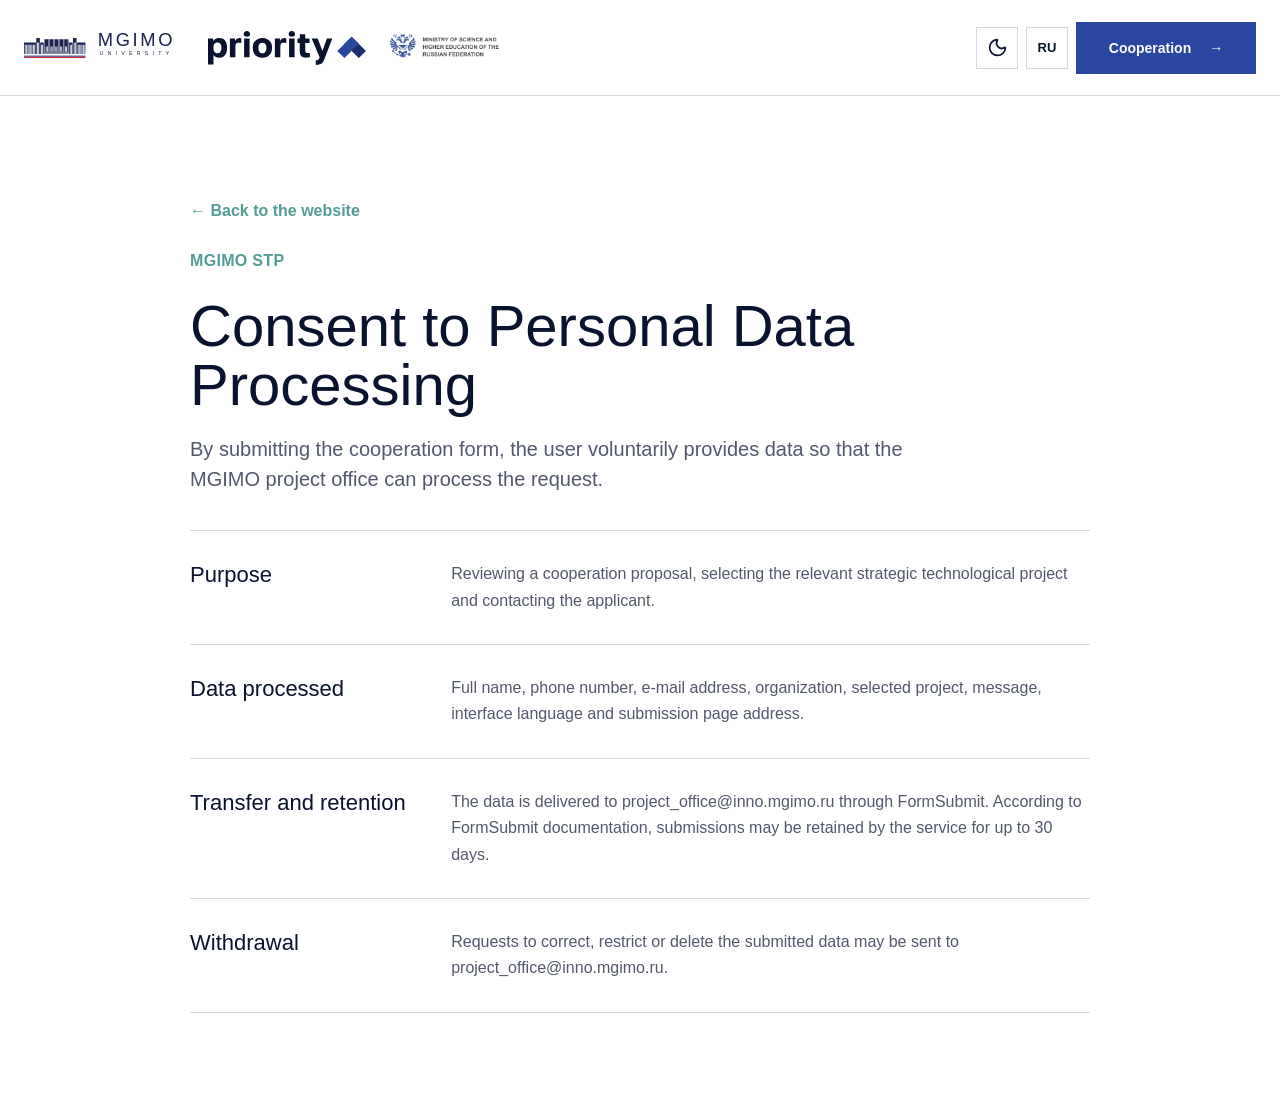
<file: personal-data-consent.html>
<!doctype html>
<html lang="ru" data-theme="auto" data-page="consent">
<head>
  <meta charset="utf-8">
  <meta name="viewport" content="width=device-width, initial-scale=1">
  <meta name="color-scheme" content="dark light">
  <link rel="icon" href="./assets/favicon/mgimo-building.svg" type="image/svg+xml">
  <link rel="icon" href="./assets/favicon/favicon-32.png" type="image/png" sizes="32x32">
  <link rel="apple-touch-icon" href="./assets/favicon/apple-touch-icon.png" sizes="180x180">
  <title>Согласие на обработку персональных данных | СТП МГИМО</title>
  <meta name="description" content="Условия обработки данных, передаваемых через форму сотрудничества СТП МГИМО.">
  <link rel="stylesheet" href="./styles.css?v=release-2026-07-12">
</head>
<body>
  <!-- LEGAL REVIEW REQUIRED: MGIMO must approve this consent text before public deployment. -->
  <header class="site-header" aria-label="Institutional header">
    <div class="header-inner">
      <div class="brand-strip" aria-label="MGIMO STP">
        <a class="brand-logo-link" href="./index.html#top" aria-label="MGIMO">
          <img id="logo-mgimo" class="logo logo-mgimo" src="./assets/logos/mgimo-ru-dark.svg" alt="МГИМО Университет">
        </a>
        <a class="brand-logo-link" href="https://priority2030.ru/" target="_blank" rel="noopener noreferrer" aria-label="Priority 2030">
          <img id="logo-priority" class="logo logo-priority" src="./assets/logos/priority-ru-dark.svg" alt="Приоритет 2030">
        </a>
        <a class="brand-logo-link" href="https://minobrnauki.gov.ru/action/priority2030/" target="_blank" rel="noopener noreferrer" aria-label="Ministry of Science and Higher Education">
          <img id="logo-minobrnauki" class="logo logo-minobrnauki" src="./assets/logos/minobrnauki-ru-dark.png" alt="Минобрнауки России">
        </a>
      </div>
      <nav class="main-nav" aria-label="Primary navigation">
        <a href="./index.html#about" data-i18n="nav.about">О проектах</a>
        <a href="./index.html#projects" data-i18n="nav.projects">СТП</a>
        <a href="./index.html#partners" data-i18n="nav.partners">Партнёрам</a>
        <a href="./index.html#contact" data-i18n="nav.contacts">Контакты</a>
      </nav>
      <div class="top-actions" aria-label="Controls">
        <button class="icon-control" type="button" id="themeToggle" data-target-theme="light" aria-label="Переключить тему" title="Тема"><span class="theme-icon" aria-hidden="true"></span></button>
        <button class="lang-control" type="button" id="langToggle" aria-label="Switch language">EN</button>
        <a class="header-cta" href="mailto:project_office@inno.mgimo.ru" data-open-cooperation><span data-i18n="nav.cta">Сотрудничество</span><span aria-hidden="true">→</span></a>
      </div>
    </div>
  </header>
  <main id="top">
    <article class="consent-document">
      <header class="consent-document-header">
        <a class="back-link" href="./index.html" data-i18n="consentPage.back">← Вернуться на сайт</a>
        <p class="eyebrow" data-i18n="consentPage.eyebrow">СТП МГИМО</p>
        <h1 data-i18n="consentPage.title">Согласие на обработку персональных данных</h1>
        <p data-i18n="consentPage.intro">Отправляя форму сотрудничества, пользователь добровольно предоставляет данные для обработки обращения проектным офисом МГИМО.</p>
      </header>
      <section class="consent-document-section">
        <h2 data-i18n="consentPage.purposeTitle">Цель обработки</h2>
        <p data-i18n="consentPage.purposeCopy">Рассмотрение предложения о сотрудничестве, подбор подходящего стратегического технологического проекта и обратная связь с заявителем.</p>
      </section>
      <section class="consent-document-section">
        <h2 data-i18n="consentPage.dataTitle">Состав данных</h2>
        <p data-i18n="consentPage.dataCopy">ФИО, телефон, адрес электронной почты, организация, выбранный проект, текст сообщения, язык интерфейса и адрес страницы отправки.</p>
      </section>
      <section class="consent-document-section">
        <h2 data-i18n="consentPage.transferTitle">Передача и хранение</h2>
        <p data-i18n="consentPage.transferCopy">Данные направляются на project_office@inno.mgimo.ru через сервис FormSubmit. Согласно документации FormSubmit, отправления могут храниться сервисом до 30 дней.</p>
      </section>
      <section class="consent-document-section">
        <h2 data-i18n="consentPage.withdrawalTitle">Отзыв согласия</h2>
        <p data-i18n="consentPage.withdrawalCopy">Запрос на уточнение, ограничение обработки или удаление данных можно направить на project_office@inno.mgimo.ru.</p>
      </section>
    </article>
  </main>
  <script src="./app.js?v=release-2026-07-12"></script>
</body>
</html>
</file>
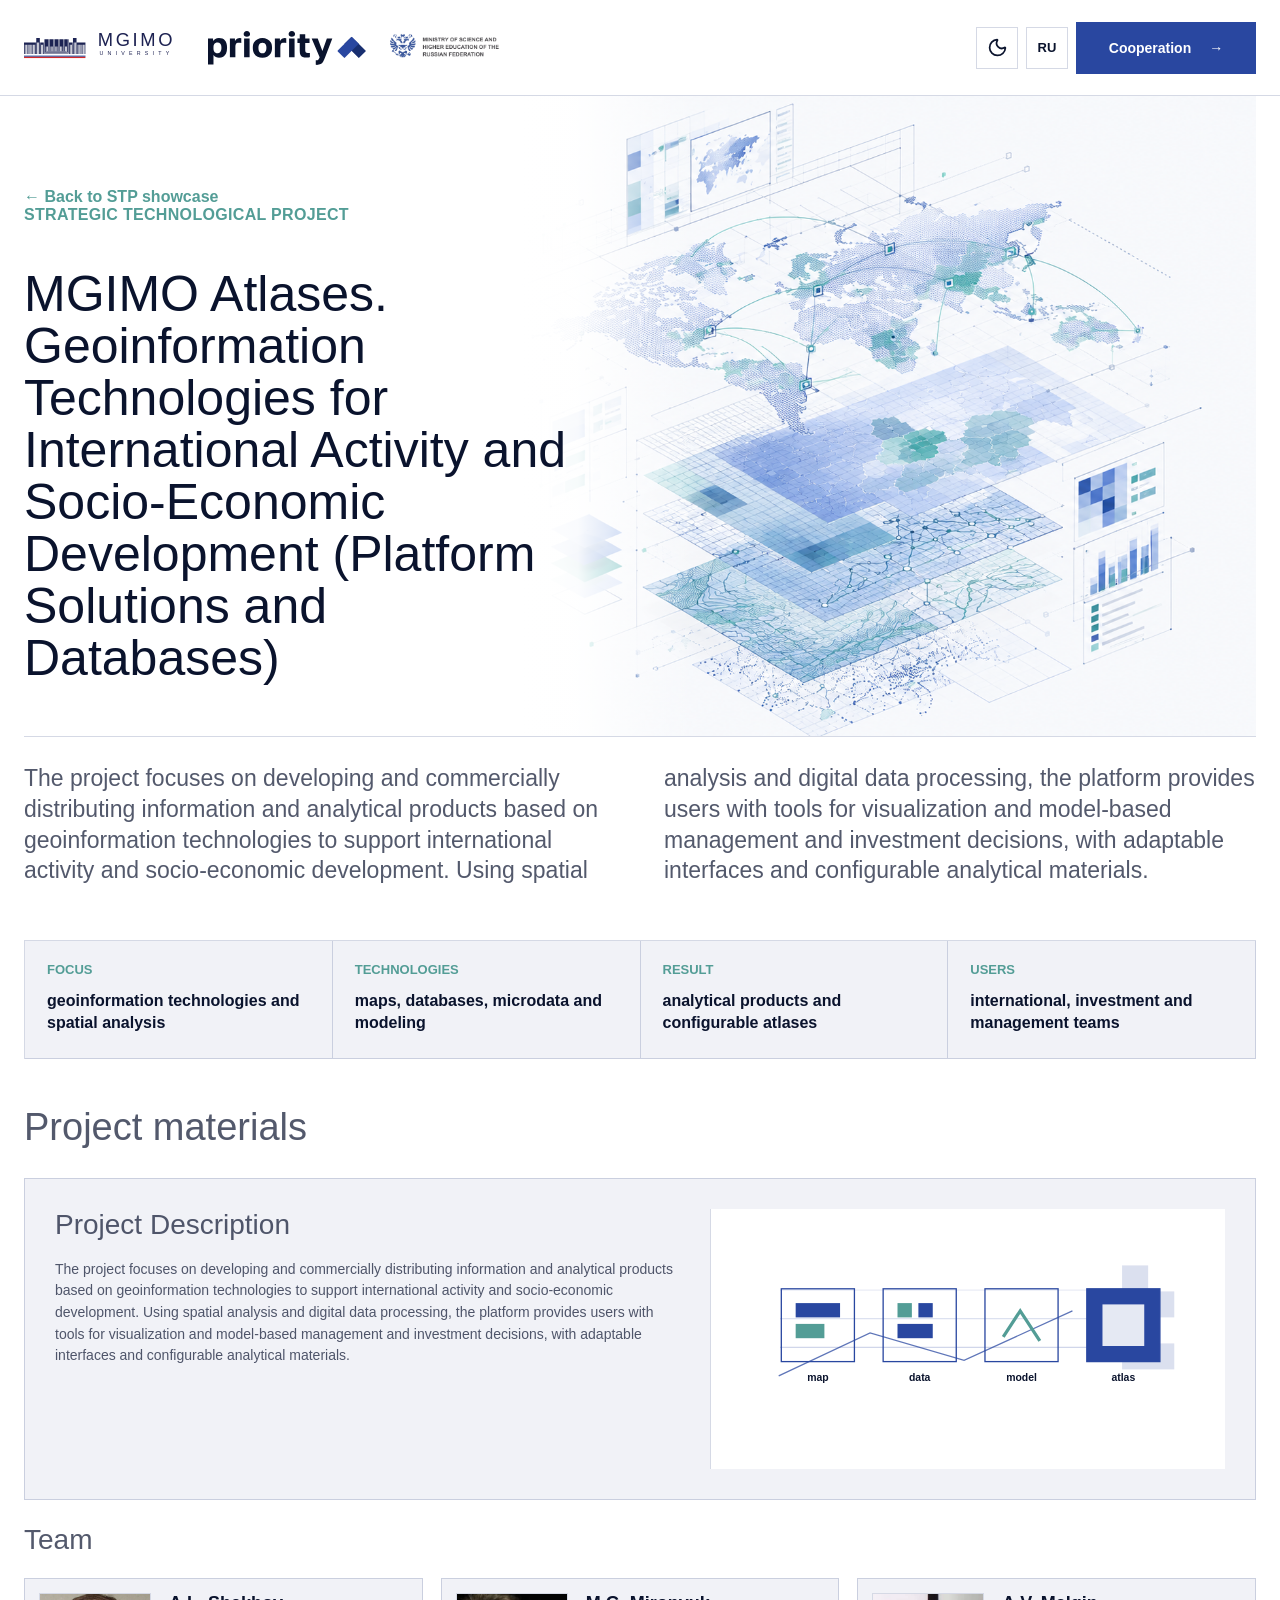
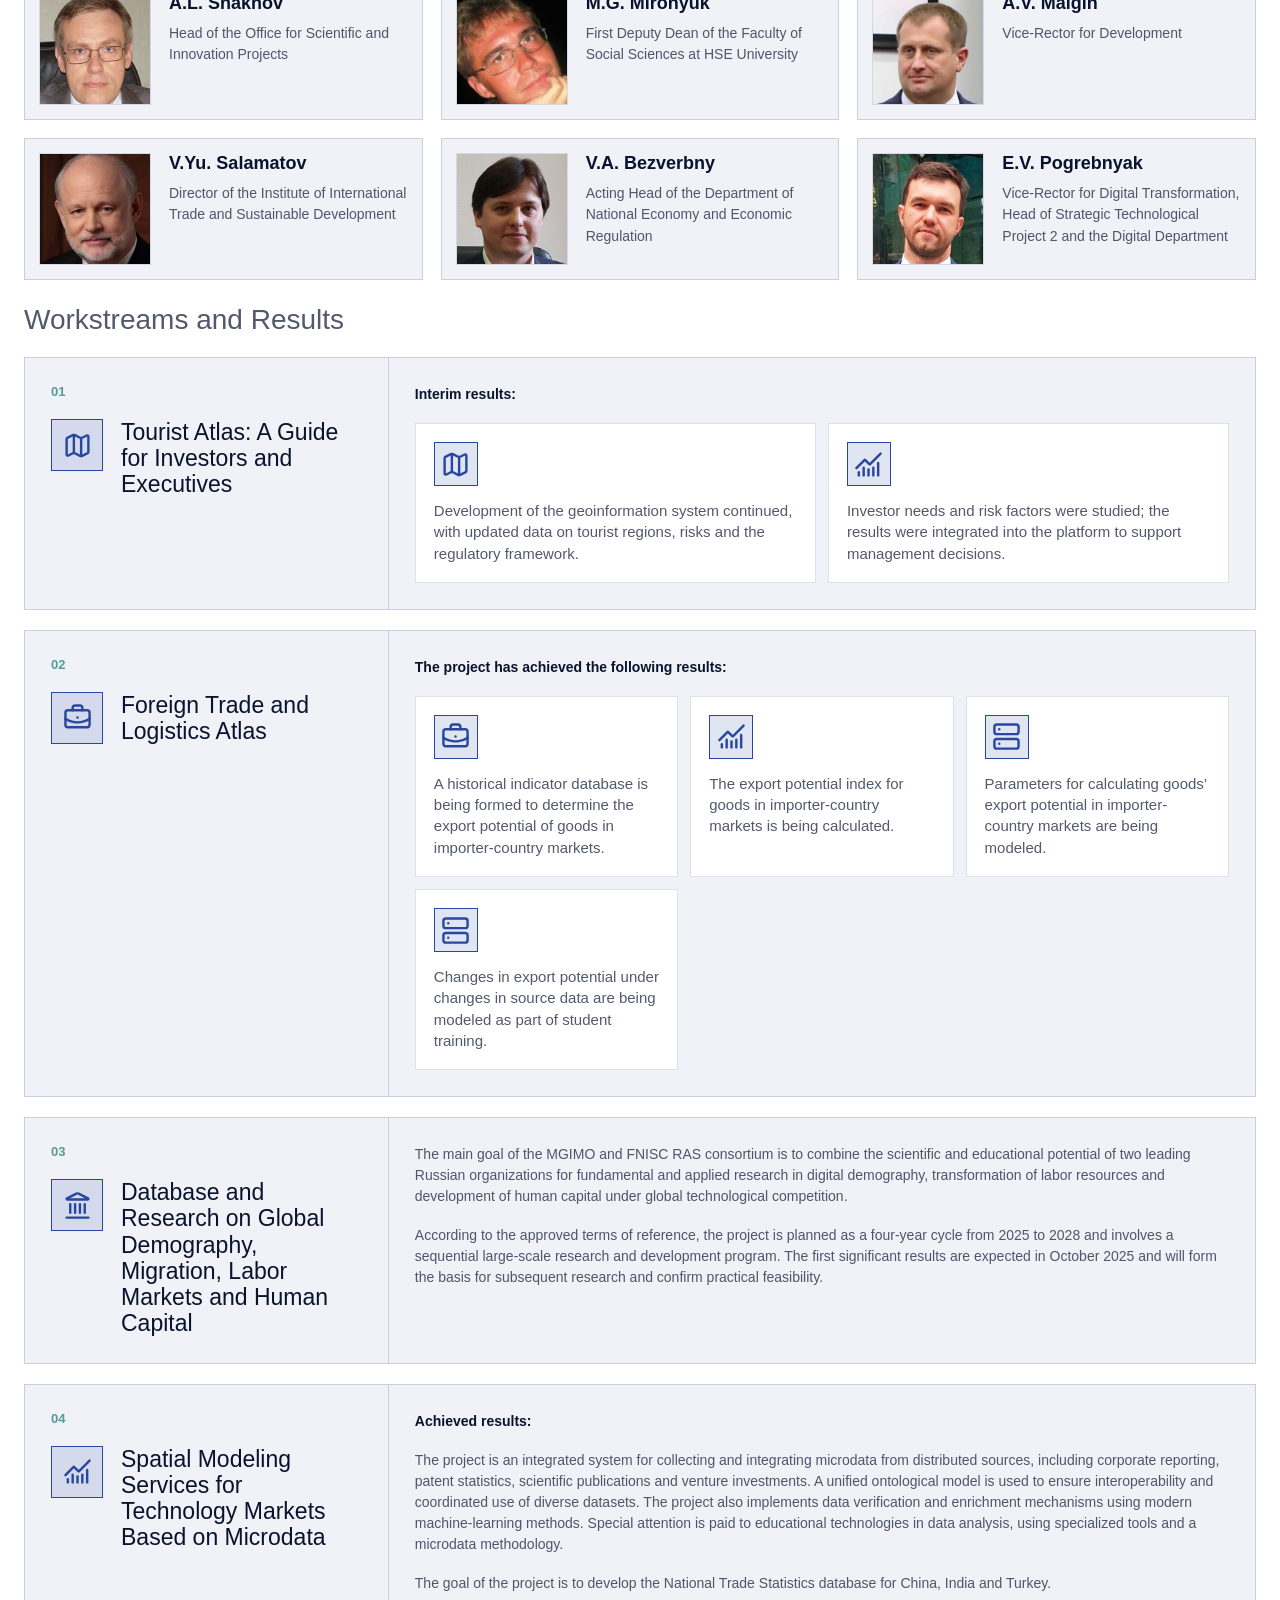
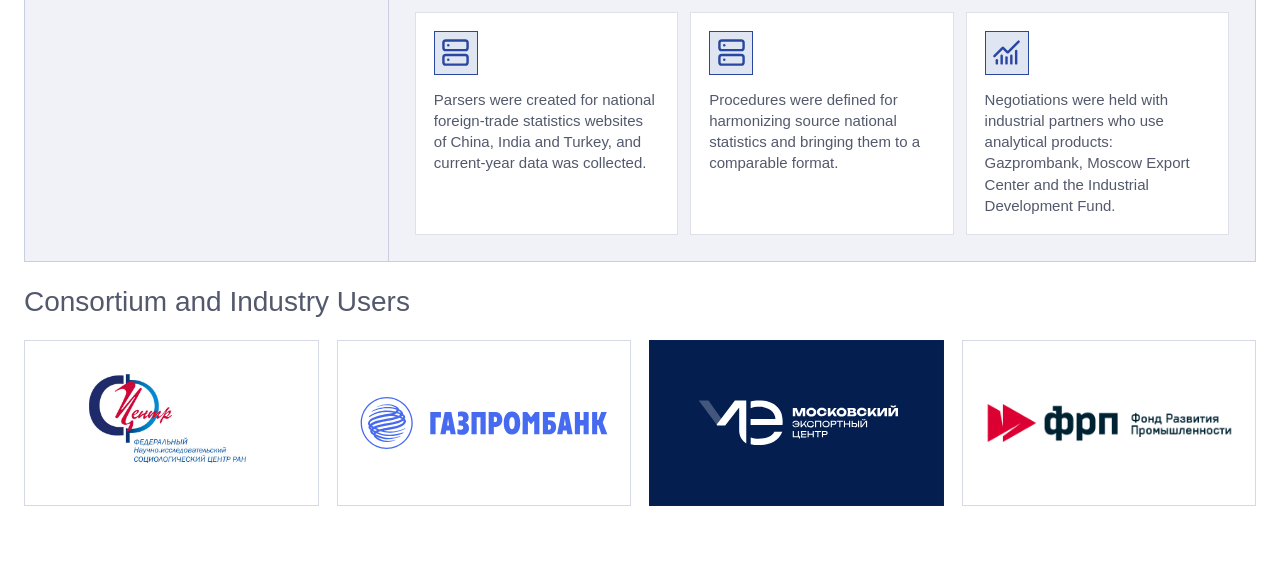
<file: project-atlas.html>
<!doctype html>
<html lang="ru" data-theme="auto" data-page="project" data-project="atlas">
<head>
  <meta charset="utf-8">
  <meta name="viewport" content="width=device-width, initial-scale=1">
  <meta name="color-scheme" content="dark light">
  <link rel="icon" href="./assets/favicon/mgimo-building.svg" type="image/svg+xml">
  <link rel="icon" href="./assets/favicon/favicon-32.png" type="image/png" sizes="32x32">
  <link rel="apple-touch-icon" href="./assets/favicon/apple-touch-icon.png" sizes="180x180">
  <title>СТП МГИМО</title>
  <meta name="description" content="Страница стратегического технологического проекта МГИМО.">
  <link rel="stylesheet" href="./styles.css?v=release-2026-07-12">
</head>
<body>
  <header class="site-header" aria-label="Institutional header">
    <div class="header-inner">
      <div class="brand-strip" aria-label="MGIMO STP">
        <a class="brand-logo-link" href="./index.html#top" aria-label="MGIMO">
          <img id="logo-mgimo" class="logo logo-mgimo" src="./assets/logos/mgimo-ru-dark.svg" alt="МГИМО Университет">
        </a>
        <a class="brand-logo-link" href="https://priority2030.ru/" target="_blank" rel="noopener noreferrer" aria-label="Priority 2030">
          <img id="logo-priority" class="logo logo-priority" src="./assets/logos/priority-ru-dark.svg" alt="Приоритет 2030">
        </a>
        <a class="brand-logo-link" href="https://minobrnauki.gov.ru/action/priority2030/" target="_blank" rel="noopener noreferrer" aria-label="Ministry of Science and Higher Education">
          <img id="logo-minobrnauki" class="logo logo-minobrnauki" src="./assets/logos/minobrnauki-ru-dark.png" alt="Минобрнауки России">
        </a>
      </div>
      <nav class="main-nav" aria-label="Primary navigation">
        <a href="./index.html#about" data-i18n="nav.about">О проектах</a>
        <a href="./index.html#projects" data-i18n="nav.projects">СТП</a>
        <a href="./index.html#partners" data-i18n="nav.partners">Партнёрам</a>
        <a href="./index.html#contact" data-i18n="nav.contacts">Контакты</a>
      </nav>
      <div class="top-actions" aria-label="Controls">
        <button class="icon-control" type="button" id="themeToggle" data-target-theme="light" aria-label="Переключить тему" title="Тема"><span class="theme-icon" aria-hidden="true"></span></button>
        <button class="lang-control" type="button" id="langToggle" aria-label="Switch language">EN</button>
        <a class="header-cta" href="mailto:project_office@inno.mgimo.ru" data-open-cooperation><span data-i18n="nav.cta">Сотрудничество</span><span aria-hidden="true">→</span></a>
      </div>
    </div>
  </header>
  <main id="top">
    <section class="project-page-hero" aria-labelledby="project-title">
      <div class="project-page-copy">
        <a class="back-link" href="./index.html#projects" data-i18n="projectPage.back">← К витрине СТП</a>
        <p class="eyebrow" data-i18n="projectPage.eyebrow">СТРАТЕГИЧЕСКИЙ ТЕХНОЛОГИЧЕСКИЙ ПРОЕКТ</p>
        <h1 id="project-title"></h1>
      </div>
      <figure class="project-page-visual">
        <img id="projectHeroImage" src="./assets/projects/project-atlas-dark.png" alt="">
      </figure>
      <p class="lead project-page-summary" id="project-summary"></p>
    </section>
    <section class="project-source content-section" aria-labelledby="project-content-title">
      <h2 id="project-content-title" data-i18n="projectPage.contentTitle">Материалы проекта</h2>
      <div id="projectContent" class="project-content"></div>
    </section>
  </main>
  <script src="./app.js?v=release-2026-07-12"></script>
  <script src="./project-enhancements.js?v=release-2026-07-12"></script>
</body>
</html>
</file>
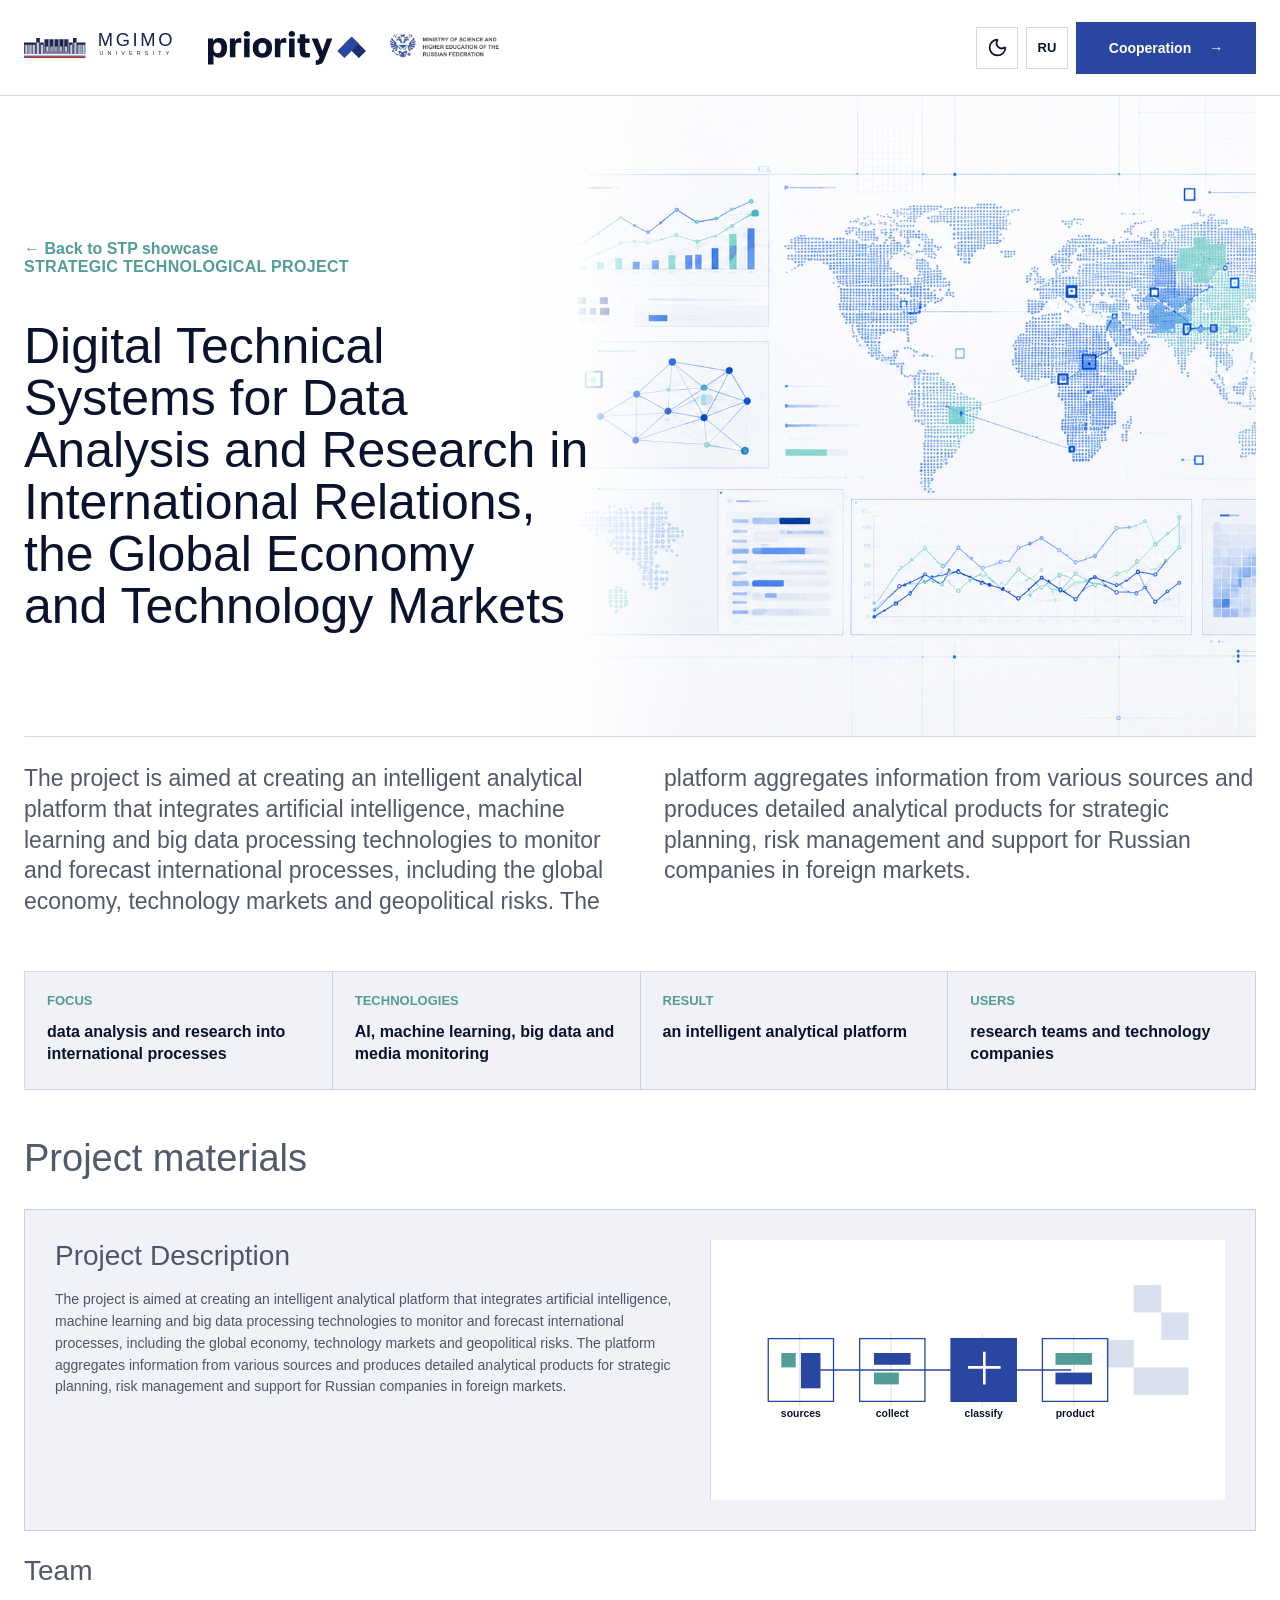
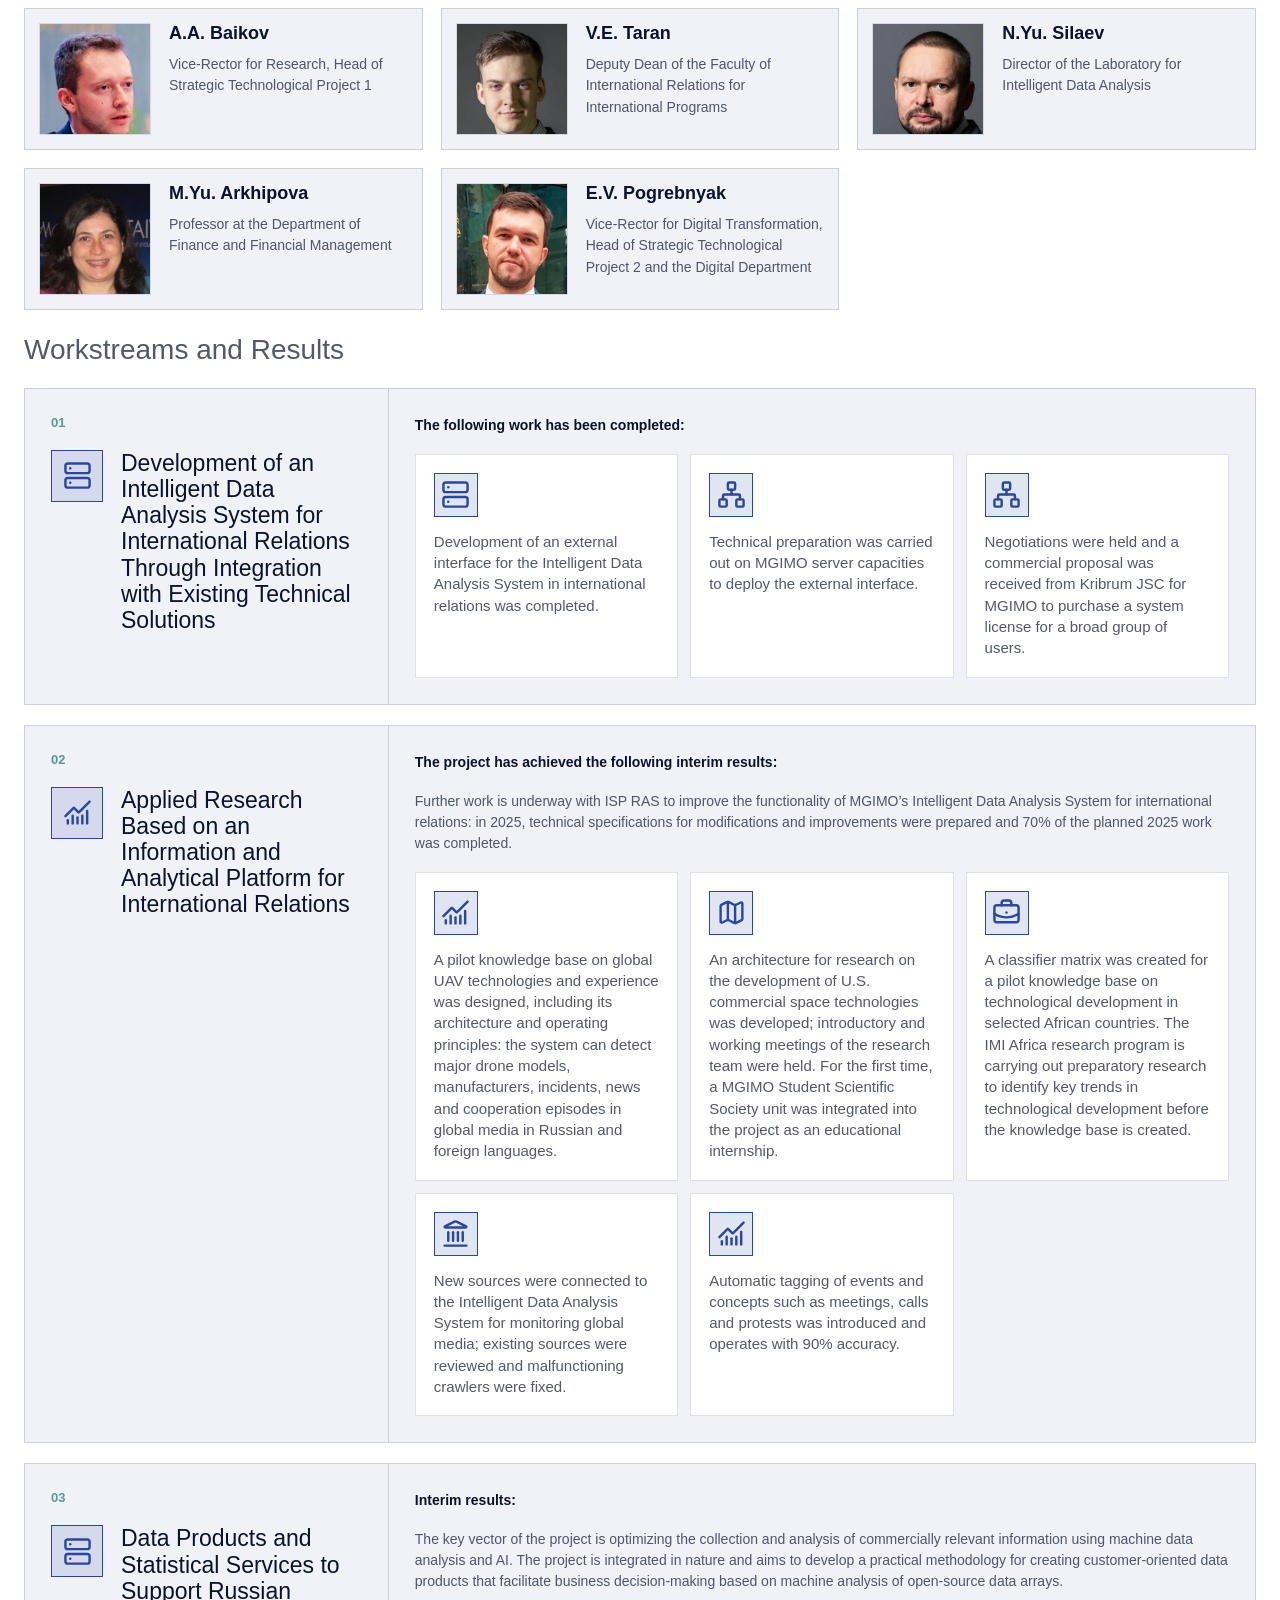
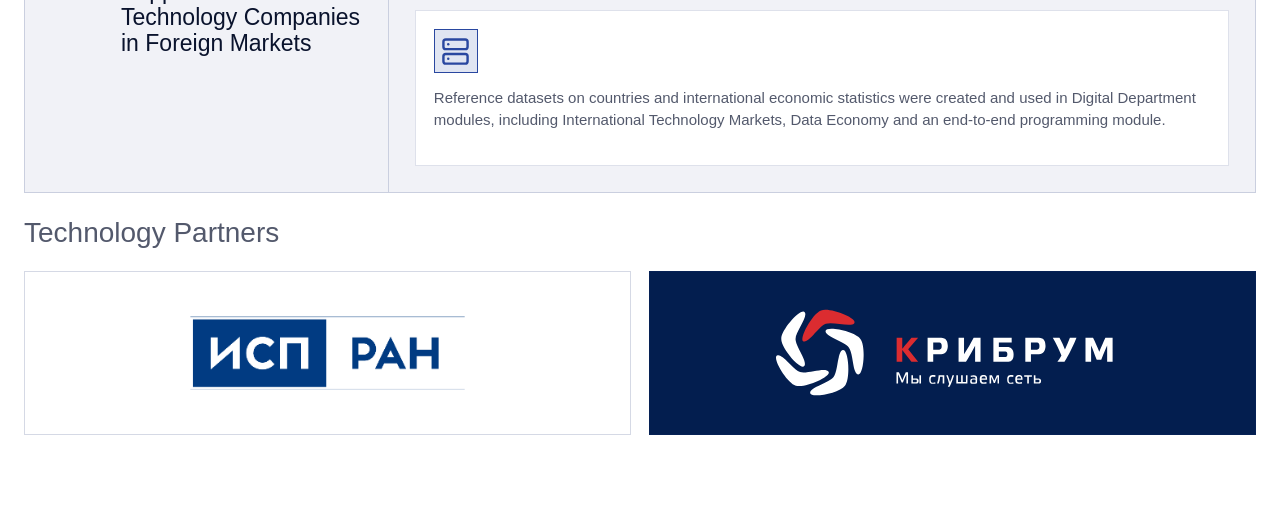
<file: project-digital-systems.html>
<!doctype html>
<html lang="ru" data-theme="auto" data-page="project" data-project="digital-systems">
<head>
  <meta charset="utf-8">
  <meta name="viewport" content="width=device-width, initial-scale=1">
  <meta name="color-scheme" content="dark light">
  <link rel="icon" href="./assets/favicon/mgimo-building.svg" type="image/svg+xml">
  <link rel="icon" href="./assets/favicon/favicon-32.png" type="image/png" sizes="32x32">
  <link rel="apple-touch-icon" href="./assets/favicon/apple-touch-icon.png" sizes="180x180">
  <title>СТП МГИМО</title>
  <meta name="description" content="Страница стратегического технологического проекта МГИМО.">
  <link rel="stylesheet" href="./styles.css?v=release-2026-07-12">
</head>
<body>
  <header class="site-header" aria-label="Institutional header">
    <div class="header-inner">
      <div class="brand-strip" aria-label="MGIMO STP">
        <a class="brand-logo-link" href="./index.html#top" aria-label="MGIMO">
          <img id="logo-mgimo" class="logo logo-mgimo" src="./assets/logos/mgimo-ru-dark.svg" alt="МГИМО Университет">
        </a>
        <a class="brand-logo-link" href="https://priority2030.ru/" target="_blank" rel="noopener noreferrer" aria-label="Priority 2030">
          <img id="logo-priority" class="logo logo-priority" src="./assets/logos/priority-ru-dark.svg" alt="Приоритет 2030">
        </a>
        <a class="brand-logo-link" href="https://minobrnauki.gov.ru/action/priority2030/" target="_blank" rel="noopener noreferrer" aria-label="Ministry of Science and Higher Education">
          <img id="logo-minobrnauki" class="logo logo-minobrnauki" src="./assets/logos/minobrnauki-ru-dark.png" alt="Минобрнауки России">
        </a>
      </div>
      <nav class="main-nav" aria-label="Primary navigation">
        <a href="./index.html#about" data-i18n="nav.about">О проектах</a>
        <a href="./index.html#projects" data-i18n="nav.projects">СТП</a>
        <a href="./index.html#partners" data-i18n="nav.partners">Партнёрам</a>
        <a href="./index.html#contact" data-i18n="nav.contacts">Контакты</a>
      </nav>
      <div class="top-actions" aria-label="Controls">
        <button class="icon-control" type="button" id="themeToggle" data-target-theme="light" aria-label="Переключить тему" title="Тема"><span class="theme-icon" aria-hidden="true"></span></button>
        <button class="lang-control" type="button" id="langToggle" aria-label="Switch language">EN</button>
        <a class="header-cta" href="mailto:project_office@inno.mgimo.ru" data-open-cooperation><span data-i18n="nav.cta">Сотрудничество</span><span aria-hidden="true">→</span></a>
      </div>
    </div>
  </header>
  <main id="top">
    <section class="project-page-hero" aria-labelledby="project-title">
      <div class="project-page-copy">
        <a class="back-link" href="./index.html#projects" data-i18n="projectPage.back">← К витрине СТП</a>
        <p class="eyebrow" data-i18n="projectPage.eyebrow">СТРАТЕГИЧЕСКИЙ ТЕХНОЛОГИЧЕСКИЙ ПРОЕКТ</p>
        <h1 id="project-title"></h1>
      </div>
      <figure class="project-page-visual">
        <img id="projectHeroImage" src="./assets/projects/project-digital-systems-dark.png" alt="">
      </figure>
      <p class="lead project-page-summary" id="project-summary"></p>
    </section>
    <section class="project-source content-section" aria-labelledby="project-content-title">
      <h2 id="project-content-title" data-i18n="projectPage.contentTitle">Материалы проекта</h2>
      <div id="projectContent" class="project-content"></div>
    </section>
  </main>
  <script src="./app.js?v=release-2026-07-12"></script>
  <script src="./project-enhancements.js?v=release-2026-07-12"></script>
</body>
</html>
</file>
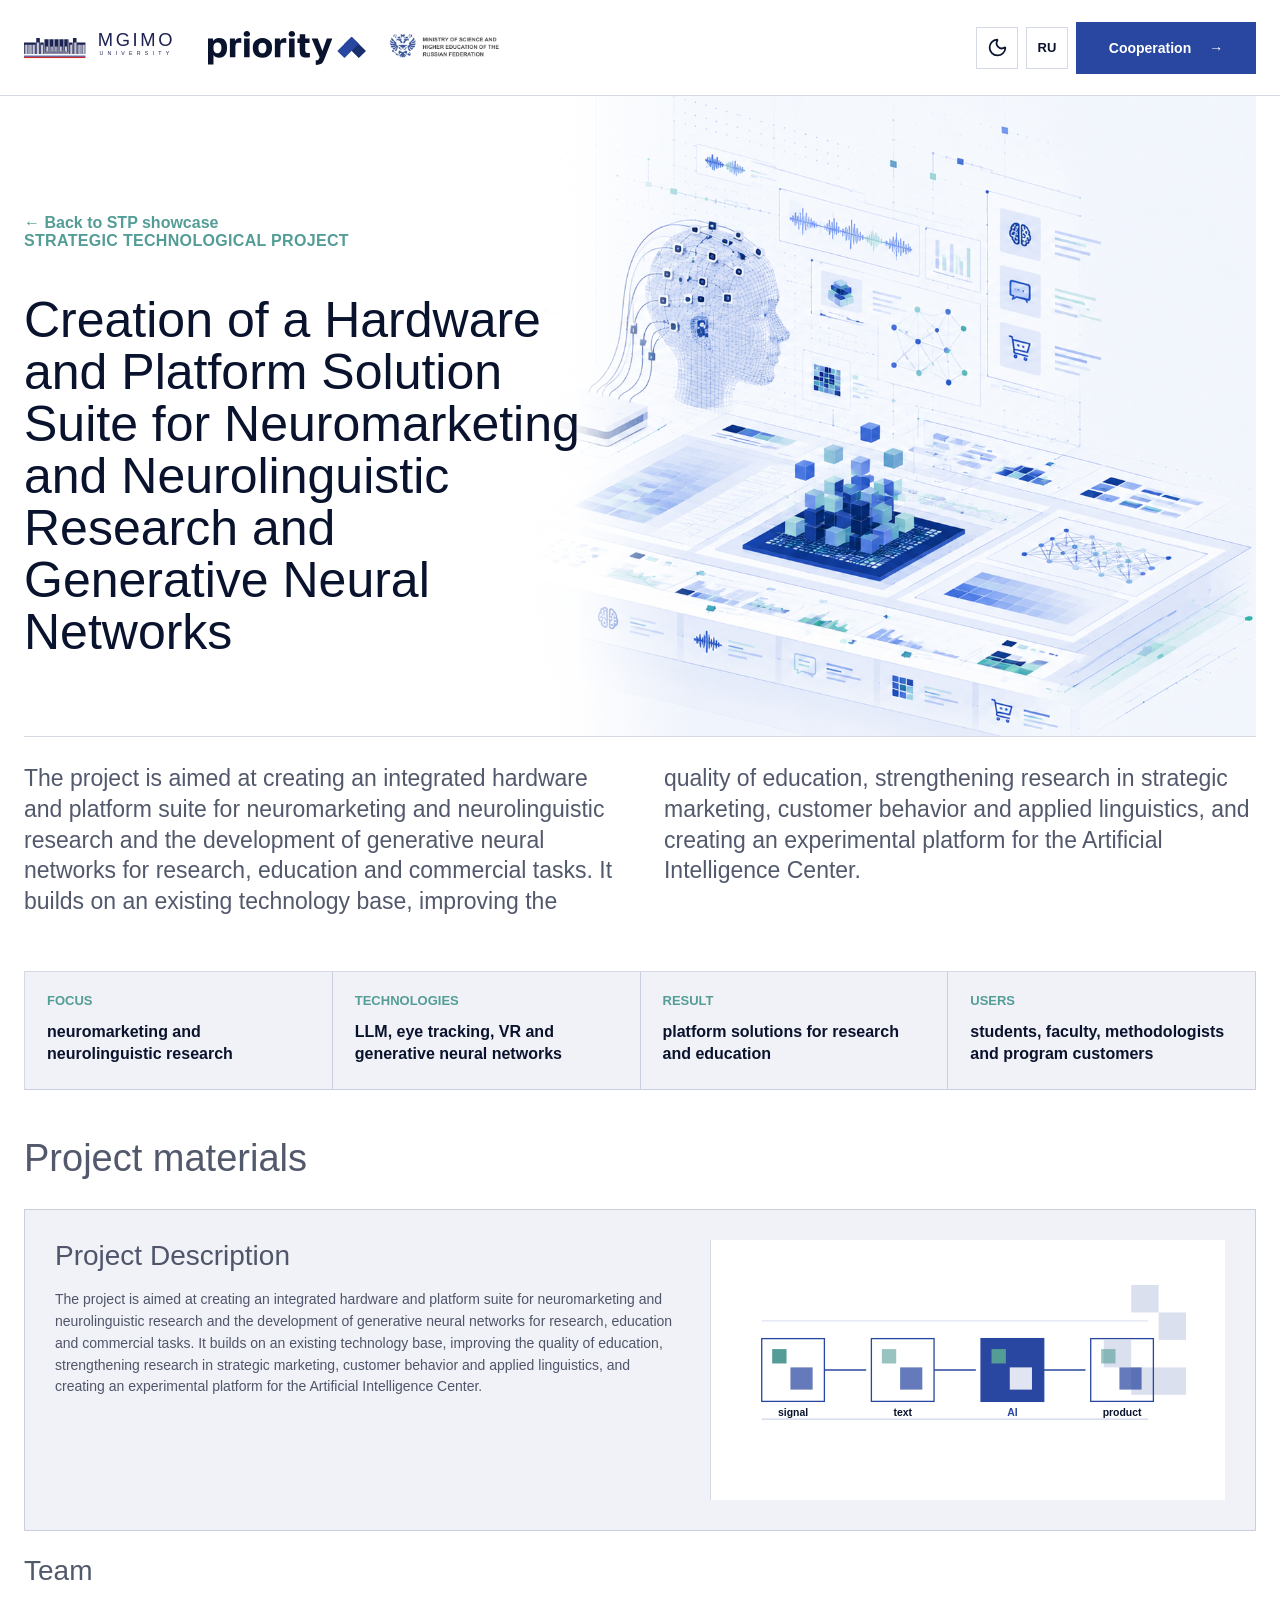
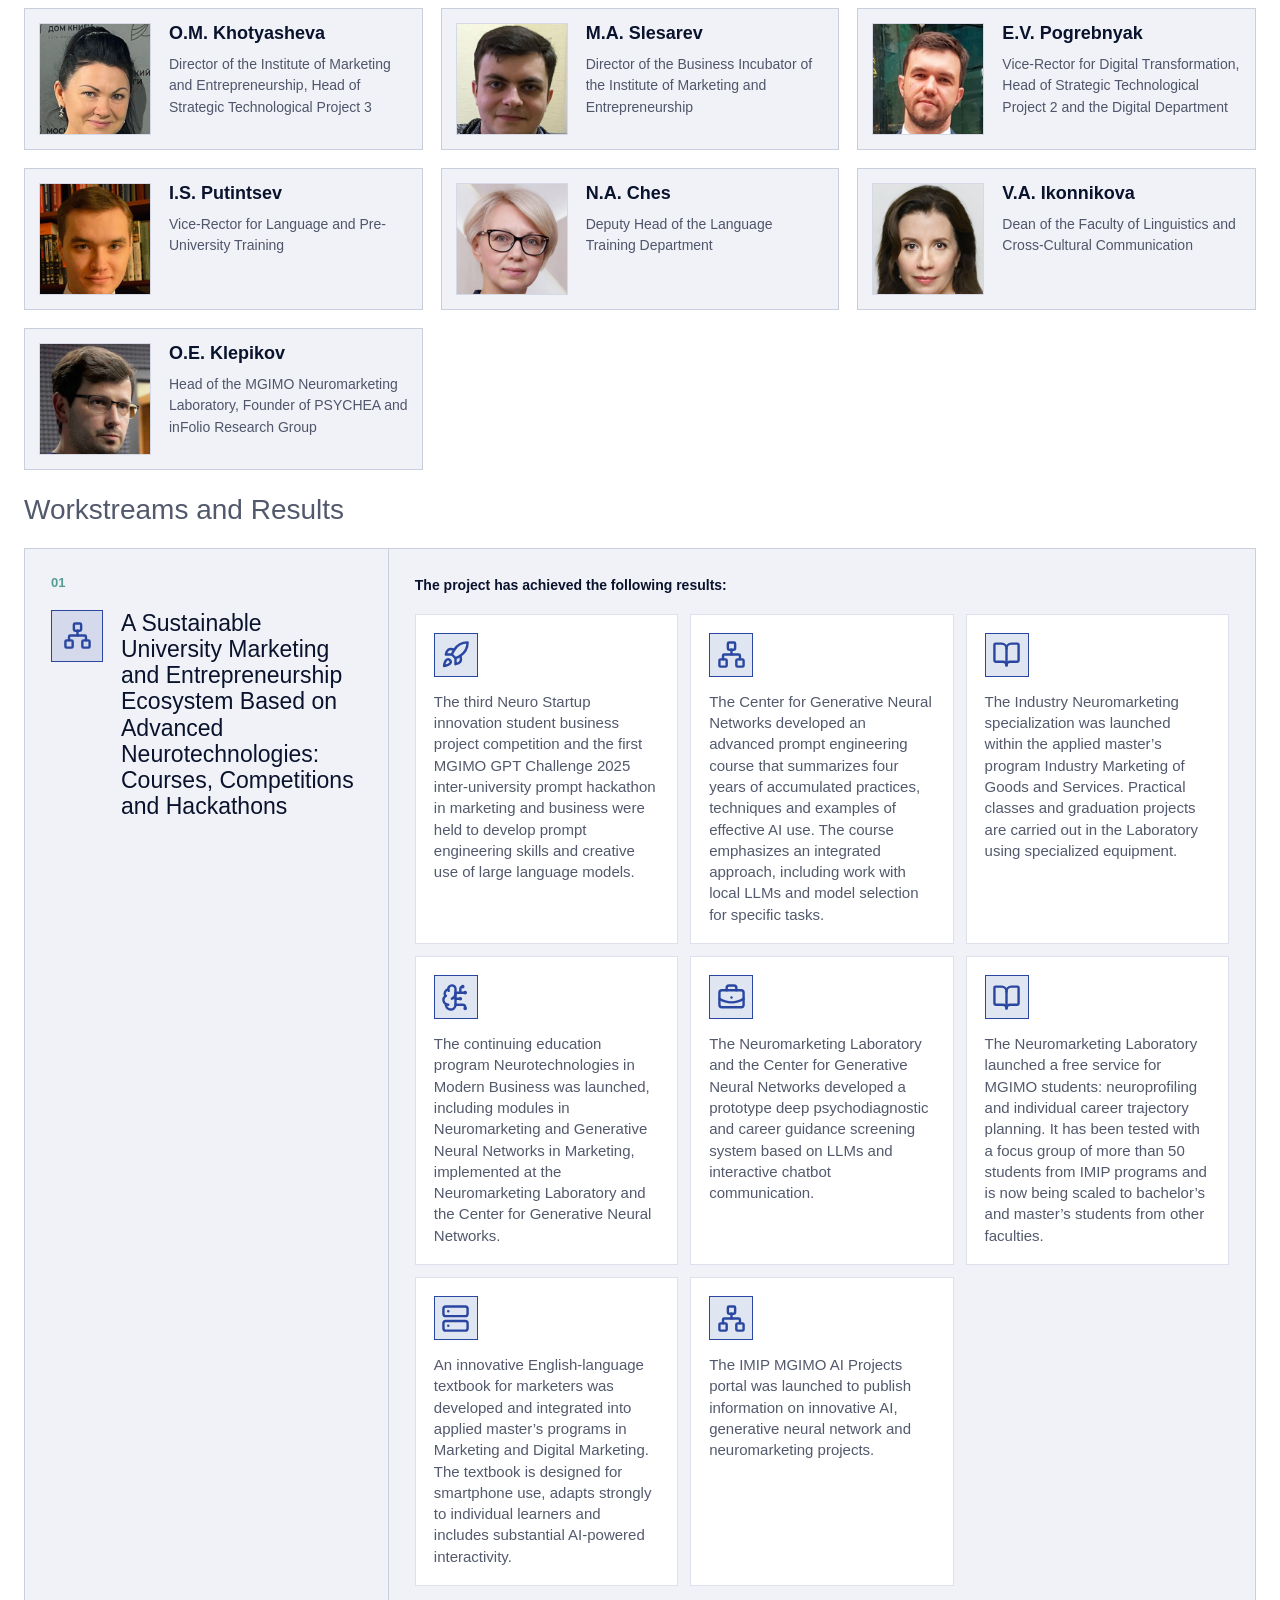
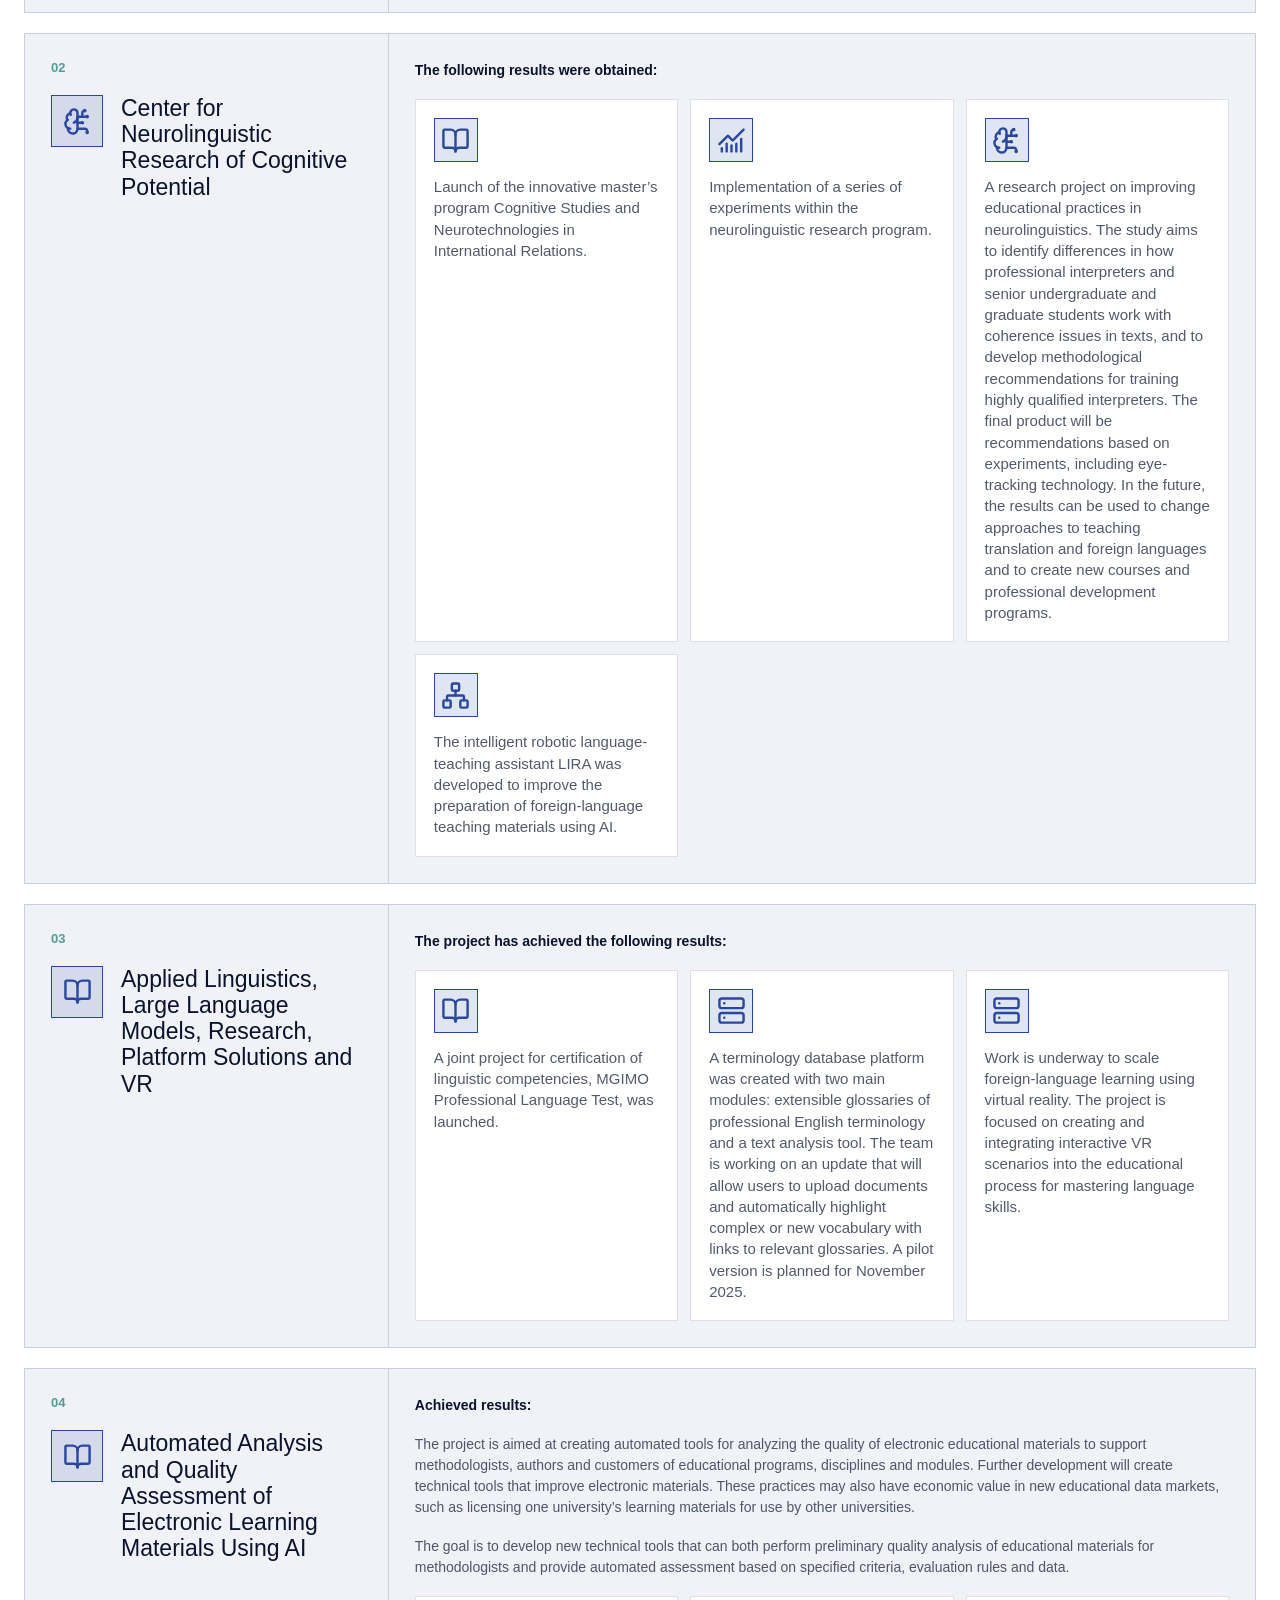
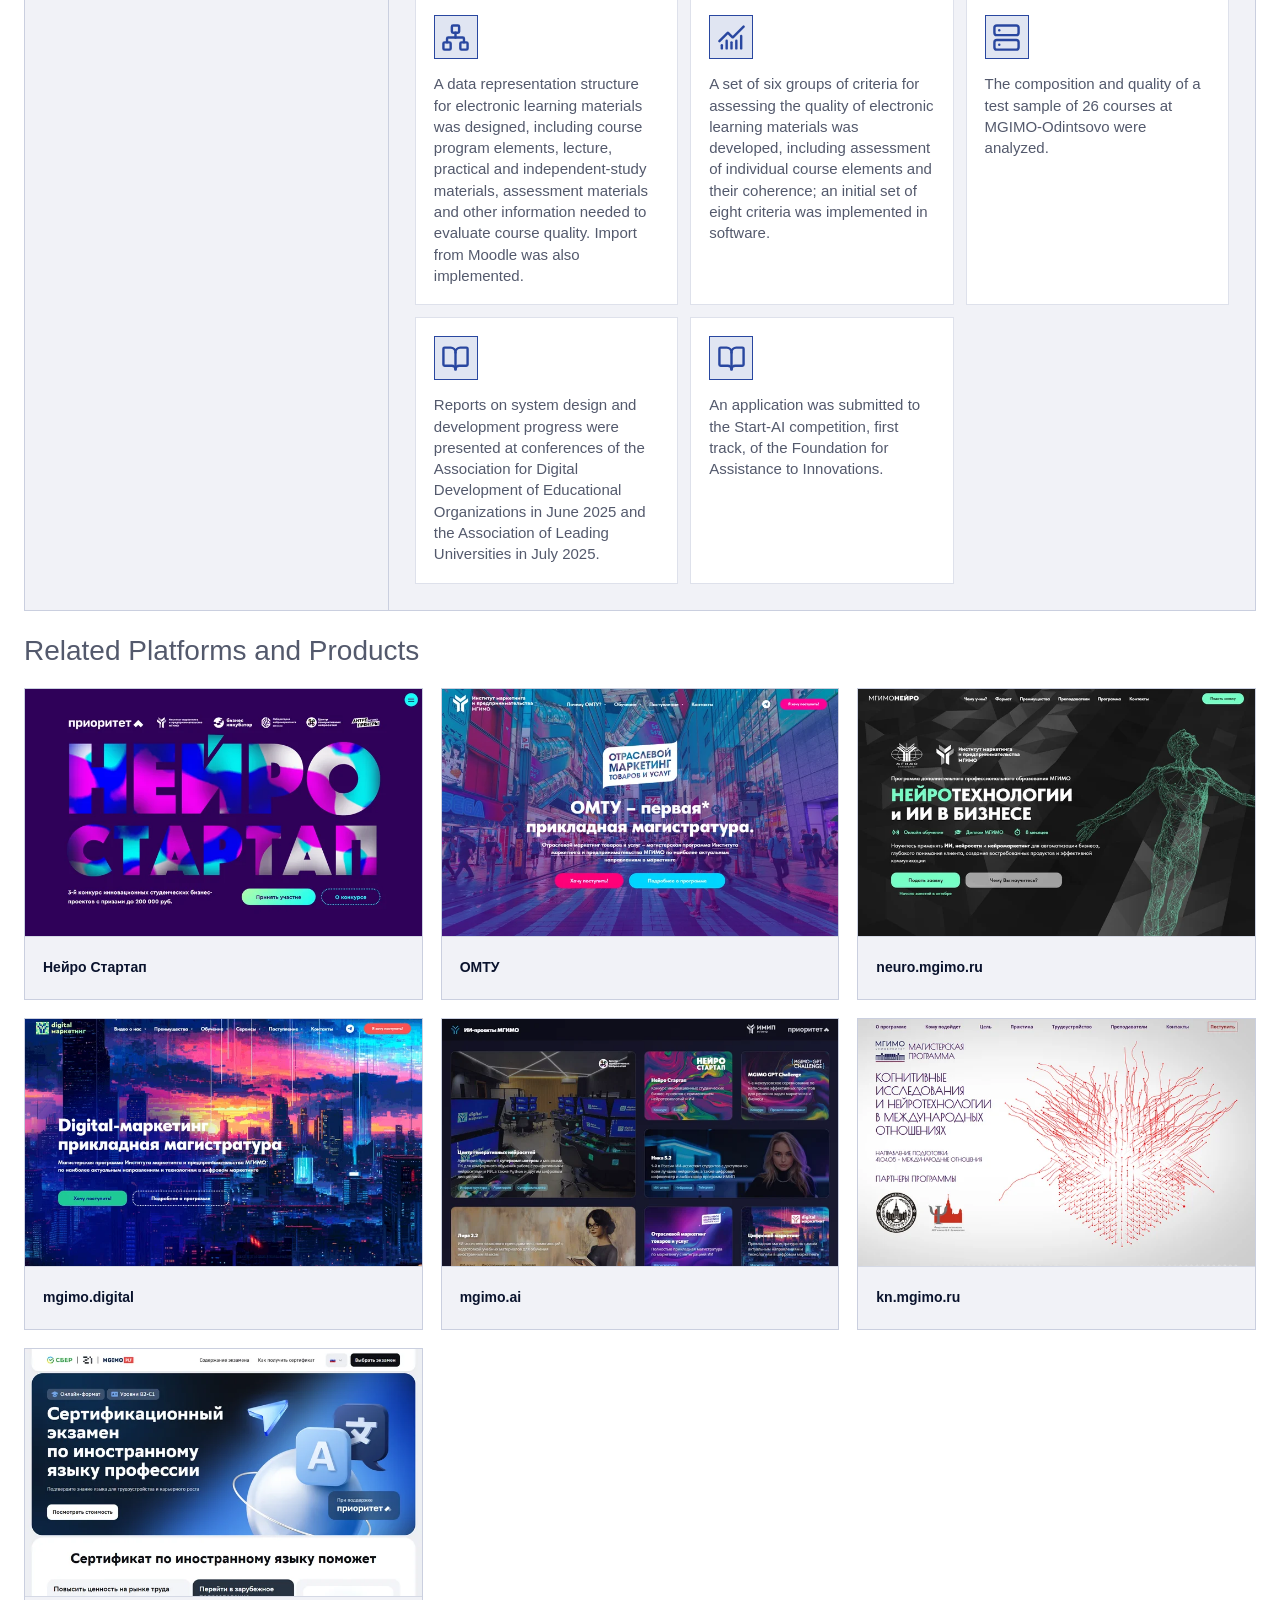
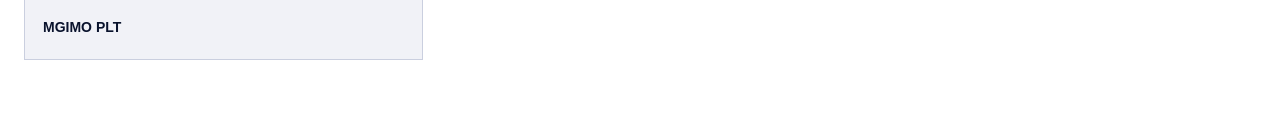
<file: project-neiro.html>
<!doctype html>
<html lang="ru" data-theme="auto" data-page="project" data-project="neiro">
<head>
  <meta charset="utf-8">
  <meta name="viewport" content="width=device-width, initial-scale=1">
  <meta name="color-scheme" content="dark light">
  <link rel="icon" href="./assets/favicon/mgimo-building.svg" type="image/svg+xml">
  <link rel="icon" href="./assets/favicon/favicon-32.png" type="image/png" sizes="32x32">
  <link rel="apple-touch-icon" href="./assets/favicon/apple-touch-icon.png" sizes="180x180">
  <title>СТП МГИМО</title>
  <meta name="description" content="Страница стратегического технологического проекта МГИМО.">
  <link rel="stylesheet" href="./styles.css?v=release-2026-07-12">
</head>
<body>
  <header class="site-header" aria-label="Institutional header">
    <div class="header-inner">
      <div class="brand-strip" aria-label="MGIMO STP">
        <a class="brand-logo-link" href="./index.html#top" aria-label="MGIMO">
          <img id="logo-mgimo" class="logo logo-mgimo" src="./assets/logos/mgimo-ru-dark.svg" alt="МГИМО Университет">
        </a>
        <a class="brand-logo-link" href="https://priority2030.ru/" target="_blank" rel="noopener noreferrer" aria-label="Priority 2030">
          <img id="logo-priority" class="logo logo-priority" src="./assets/logos/priority-ru-dark.svg" alt="Приоритет 2030">
        </a>
        <a class="brand-logo-link" href="https://minobrnauki.gov.ru/action/priority2030/" target="_blank" rel="noopener noreferrer" aria-label="Ministry of Science and Higher Education">
          <img id="logo-minobrnauki" class="logo logo-minobrnauki" src="./assets/logos/minobrnauki-ru-dark.png" alt="Минобрнауки России">
        </a>
      </div>
      <nav class="main-nav" aria-label="Primary navigation">
        <a href="./index.html#about" data-i18n="nav.about">О проектах</a>
        <a href="./index.html#projects" data-i18n="nav.projects">СТП</a>
        <a href="./index.html#partners" data-i18n="nav.partners">Партнёрам</a>
        <a href="./index.html#contact" data-i18n="nav.contacts">Контакты</a>
      </nav>
      <div class="top-actions" aria-label="Controls">
        <button class="icon-control" type="button" id="themeToggle" data-target-theme="light" aria-label="Переключить тему" title="Тема"><span class="theme-icon" aria-hidden="true"></span></button>
        <button class="lang-control" type="button" id="langToggle" aria-label="Switch language">EN</button>
        <a class="header-cta" href="mailto:project_office@inno.mgimo.ru" data-open-cooperation><span data-i18n="nav.cta">Сотрудничество</span><span aria-hidden="true">→</span></a>
      </div>
    </div>
  </header>
  <main id="top">
    <section class="project-page-hero" aria-labelledby="project-title">
      <div class="project-page-copy">
        <a class="back-link" href="./index.html#projects" data-i18n="projectPage.back">← К витрине СТП</a>
        <p class="eyebrow" data-i18n="projectPage.eyebrow">СТРАТЕГИЧЕСКИЙ ТЕХНОЛОГИЧЕСКИЙ ПРОЕКТ</p>
        <h1 id="project-title"></h1>
      </div>
      <figure class="project-page-visual">
        <img id="projectHeroImage" src="./assets/projects/project-neiro-dark.png" alt="">
      </figure>
      <p class="lead project-page-summary" id="project-summary"></p>
    </section>
    <section class="project-source content-section" aria-labelledby="project-content-title">
      <h2 id="project-content-title" data-i18n="projectPage.contentTitle">Материалы проекта</h2>
      <div id="projectContent" class="project-content"></div>
    </section>
  </main>
  <script src="./app.js?v=release-2026-07-12"></script>
  <script src="./project-enhancements.js?v=release-2026-07-12"></script>
</body>
</html>
</file>
<file: styles.css>
:root {
  color-scheme: dark light;
  --font: Onest, Arial, sans-serif;
  --page-x: 80px;
  --content-w: 1280px;
  --bg: #0A132D;
  --header-bg: #031E4F;
  --panel: #031E4F;
  --panel-2: #031E4F;
  --surface: #0A132D;
  --text: #FFFFFF;
  --muted: rgba(255, 255, 255, 0.72);
  --line: rgba(41, 71, 160, 0.72);
  --line-soft: rgba(255, 255, 255, 0.16);
  --blue: #2947A0;
  --deep-blue: #192F70;
  --green: #539D96;
  --white: #FFFFFF;
  --mgimo-blue: #1C2353;
  --flag-blue: #16479E;
  --flag-red: #D22A2B;
}

html[data-resolved-theme="light"] {
  color-scheme: light;
  --bg: #FFFFFF;
  --header-bg: #FFFFFF;
  --panel: rgba(25, 47, 112, 0.06);
  --panel-2: #FFFFFF;
  --surface: #FFFFFF;
  --text: #0A132D;
  --muted: rgba(10, 19, 45, 0.70);
  --line: rgba(25, 47, 112, 0.18);
  --line-soft: rgba(25, 47, 112, 0.14);
}

* {
  box-sizing: border-box;
}

html {
  scroll-behavior: smooth;
}

body {
  margin: 0;
  min-width: 0;
  overflow-x: hidden;
  background: var(--bg);
  color: var(--text);
  font-family: var(--font);
  font-size: 16px;
  letter-spacing: 0;
}

a {
  color: inherit;
  text-decoration: none;
}

img {
  display: block;
  max-width: 100%;
}

button,
a {
  -webkit-tap-highlight-color: transparent;
}

:focus-visible {
  outline: 2px solid var(--green);
  outline-offset: 3px;
}

.site-header {
  position: sticky;
  top: 0;
  z-index: 20;
  height: 96px;
  border-bottom: 1px solid var(--line);
  background: var(--header-bg);
}

.header-inner {
  width: min(var(--content-w), calc(100% - 48px));
  height: 100%;
  margin: 0 auto;
  display: grid;
  grid-template-columns: 610px 1fr auto;
  align-items: center;
  gap: 22px;
}

.brand-strip {
  display: flex;
  align-items: center;
  gap: 20px;
  min-width: 0;
}

.brand-logo-link {
  min-width: 0;
  display: flex;
  align-items: center;
  justify-content: center;
}

.brand-logo-link:hover {
  opacity: 0.82;
}

.logo {
  object-fit: contain;
  flex: 0 0 auto;
}

.logo-mgimo {
  width: 190px;
  height: 36px;
}

.logo-priority {
  width: 206px;
  height: 34px;
}

.logo-minobrnauki {
  width: 175px;
  height: 48px;
}

.main-nav {
  display: flex;
  align-items: center;
  justify-content: flex-end;
  gap: 28px;
  font-size: 14px;
  font-weight: 700;
  color: var(--muted);
  white-space: nowrap;
}

.main-nav a:hover {
  color: var(--text);
}

.top-actions {
  display: flex;
  align-items: center;
  justify-content: flex-end;
  gap: 8px;
}

.icon-control,
.lang-control,
.header-cta,
.button {
  border: 1px solid var(--line);
  border-radius: 0;
  background: transparent;
  color: var(--text);
  font-family: var(--font);
  font-weight: 700;
  cursor: pointer;
}

.icon-control,
.lang-control {
  width: 42px;
  height: 42px;
  display: grid;
  place-items: center;
  padding: 0;
}

.lang-control {
  font-size: 13px;
}

.theme-icon {
  width: 21px;
  height: 21px;
  display: block;
  background: currentColor;
  -webkit-mask: var(--theme-icon-url) center / contain no-repeat;
  mask: var(--theme-icon-url) center / contain no-repeat;
}

.icon-control[data-target-theme="light"] .theme-icon {
  --theme-icon-url: url("./assets/icons/lucide/sun.svg");
}

.icon-control[data-target-theme="dark"] .theme-icon {
  --theme-icon-url: url("./assets/icons/lucide/moon.svg");
}

.header-cta,
.button {
  min-height: 52px;
  padding: 0 20px;
  display: inline-flex;
  align-items: center;
  justify-content: center;
  gap: 18px;
  font-size: 14px;
}

.header-cta {
  min-width: 180px;
  white-space: nowrap;
}

.header-cta span:first-child {
  white-space: nowrap;
}

.header-cta,
.button-primary {
  background: var(--blue);
  border-color: var(--blue);
  color: var(--white);
}

.button-secondary {
  background: transparent;
  color: var(--text);
}

.header-cta:hover,
.button:hover,
.icon-control:hover,
.lang-control:hover {
  border-color: var(--green);
}

main {
  width: min(var(--content-w), calc(100% - 48px));
  margin: 0 auto;
}

.hero {
  padding: 0 0 60px;
  min-height: 0;
  display: grid;
  grid-template-columns: minmax(0, 44%) minmax(0, 56%);
  align-items: start;
  gap: 0;
}

.hero-copy {
  position: relative;
  z-index: 2;
  padding: 52px 0 42px;
}

.eyebrow {
  margin: 0 0 26px;
  color: var(--green);
  font-size: 16px;
  font-weight: 700;
  letter-spacing: 0.02em;
  text-transform: uppercase;
}

.hero h1 {
  margin: 0;
  max-width: 620px;
  font-size: 68px;
  line-height: 1.04;
  font-weight: 500;
}

.lead {
  margin: 26px 0 0;
  max-width: 620px;
  color: var(--muted);
  font-size: 23px;
  line-height: 1.34;
}

.hero-actions {
  display: flex;
  gap: 28px;
  margin-top: 28px;
}

.hero-actions .button {
  min-width: 220px;
  min-height: 58px;
}

.hero-visual {
  position: relative;
  z-index: 1;
  margin: 0 0 0 -48px;
  width: calc(100% + 128px);
  min-height: 0;
  background: transparent;
  overflow: visible;
}

.hero-visual img {
  width: 100%;
  height: auto;
  object-fit: contain;
  object-position: center;
  -webkit-mask-image: linear-gradient(90deg, transparent 0, #000 12%, #000 100%);
  mask-image: linear-gradient(90deg, transparent 0, #000 12%, #000 100%);
}

.proof-strip {
  min-height: 136px;
  border: 1px solid var(--line);
  background: var(--panel);
  display: grid;
  grid-template-columns: repeat(4, 1fr);
  align-items: center;
  margin-bottom: 66px;
}

.proof-item,
.activity-item {
  min-height: 78px;
  display: grid;
  grid-template-columns: 52px 1fr;
  align-items: start;
  gap: 18px;
  padding: 0 32px;
  border-right: 1px solid var(--line-soft);
}

.proof-item:last-child,
.activity-item:last-child {
  border-right: 0;
}

.letter-box {
  width: 52px;
  height: 52px;
  display: grid;
  place-items: center;
  border: 1px solid var(--blue);
  background: rgba(41, 71, 160, 0.14);
  color: var(--blue);
  font-size: 0;
  font-weight: 700;
  line-height: 0;
}

.letter-box::before {
  content: "";
  width: 29px;
  height: 29px;
  display: block;
  background: currentColor;
  -webkit-mask: var(--icon-url) center / contain no-repeat;
  mask: var(--icon-url) center / contain no-repeat;
}

html[data-resolved-theme="dark"] .letter-box::before {
  background: var(--white);
}

.letter-box[data-icon="model"] {
  --icon-url: url("./assets/icons/lucide/boxes.svg");
}

.letter-box[data-icon="expertise"] {
  --icon-url: url("./assets/icons/lucide/microscope.svg");
}

.letter-box[data-icon="pilot"] {
  --icon-url: url("./assets/icons/lucide/flag.svg");
}

.letter-box[data-icon="launch"] {
  --icon-url: url("./assets/icons/lucide/rocket.svg");
}

.letter-box[data-icon="government"] {
  --icon-url: url("./assets/icons/lucide/landmark.svg");
}

.letter-box[data-icon="business"] {
  --icon-url: url("./assets/icons/lucide/briefcase-business.svg");
}

.letter-box[data-icon="university"] {
  --icon-url: url("./assets/icons/lucide/graduation-cap.svg");
}

.letter-box[data-icon="tech"] {
  --icon-url: url("./assets/icons/lucide/cpu.svg");
}

.letter-box[data-icon="research"] {
  --icon-url: url("./assets/icons/lucide/chart-no-axes-combined.svg");
}

.letter-box[data-icon="platform"] {
  --icon-url: url("./assets/icons/lucide/server.svg");
}

.letter-box[data-icon="education"] {
  --icon-url: url("./assets/icons/lucide/book-open.svg");
}

.letter-box[data-icon="ai"] {
  --icon-url: url("./assets/icons/lucide/network.svg");
}

.letter-box[data-icon="atlas"] {
  --icon-url: url("./assets/icons/lucide/map.svg");
}

.letter-box[data-icon="neuro"] {
  --icon-url: url("./assets/icons/lucide/brain-circuit.svg");
}

.letter-box[data-icon="languages"] {
  --icon-url: url("./assets/icons/lucide/book-open.svg");
}

.letter-box[data-icon="database"] {
  --icon-url: url("./assets/icons/lucide/server.svg");
}

.letter-box[data-icon="route"] {
  --icon-url: url("./assets/icons/lucide/map.svg");
}

.letter-box[data-icon="radar"] {
  --icon-url: url("./assets/icons/lucide/network.svg");
}

.letter-box.accent {
  border-color: var(--green);
  background: rgba(83, 157, 150, 0.16);
  color: var(--green);
}

h2,
h3,
p {
  margin-top: 0;
}

.proof-item h2,
.proof-item h3,
.activity-item h3,
.info-card h3,
.project-card h3,
.step-card h3 {
  margin-bottom: 10px;
  font-size: 20px;
  line-height: 1.08;
  font-weight: 700;
}

.proof-item p,
.activity-item p,
.info-card p,
.project-card p,
.step-card p,
.final-cta p {
  margin-bottom: 0;
  color: var(--muted);
  line-height: 1.25;
}

.content-section {
  margin: 0 0 72px;
}

.content-section > h2,
.final-cta h2 {
  margin: 0 0 30px;
  font-size: 38px;
  line-height: 1.08;
  font-weight: 500;
}

.audience-grid {
  display: grid;
  grid-template-columns: repeat(4, 1fr);
  gap: 30px;
}

.info-card {
  min-height: 150px;
  border: 1px solid var(--line);
  background: var(--panel);
  display: grid;
  grid-template-columns: 52px 1fr;
  gap: 22px;
  align-items: start;
  padding: 32px 24px;
}

.activity-row {
  display: grid;
  grid-template-columns: repeat(5, 1fr);
  border-left: 1px solid var(--line);
}

.activity-item {
  padding: 0 18px;
  border-right-color: var(--line);
}

.project-grid {
  display: grid;
  grid-template-columns: repeat(3, 1fr);
  gap: 50px;
}

.project-card {
  min-height: 430px;
  border: 1px solid var(--line);
  background: var(--panel);
  overflow: hidden;
}

.project-card-link {
  display: grid;
  grid-template-rows: auto 1fr auto;
  height: 100%;
  color: inherit;
}

.project-card-link:hover .project-preview img {
  transform: scale(1.025);
}

.project-preview {
  aspect-ratio: 1672 / 941;
  border-bottom: 1px solid var(--line);
  background: var(--surface);
  overflow: hidden;
}

.project-preview img {
  width: 100%;
  height: 100%;
  object-fit: cover;
  transform-origin: center;
  transition: transform 180ms ease;
}

.cube-pattern {
  position: relative;
  height: 88px;
  overflow: hidden;
  background: var(--deep-blue);
}

html[data-resolved-theme="light"] .cube-pattern {
  background: rgba(25, 47, 112, 0.06);
}

.cube-pattern::before,
.cta-pattern::before {
  content: "";
  position: absolute;
  width: 150px;
  height: 110px;
  background:
    linear-gradient(var(--green), var(--green)) 0 0 / 24px 24px no-repeat,
    linear-gradient(var(--green), var(--green)) 24px 24px / 24px 24px no-repeat,
    linear-gradient(var(--blue), var(--blue)) 48px 0 / 24px 48px no-repeat,
    linear-gradient(#6280D9, #6280D9) 48px 48px / 24px 24px no-repeat,
    linear-gradient(var(--white), var(--white)) 96px 48px / 24px 24px no-repeat,
    linear-gradient(#3C5DBC, #3C5DBC) 96px 72px / 48px 24px no-repeat;
}

.cube-pattern::before {
  top: 0;
  right: 82px;
}

.project-body {
  display: grid;
  grid-template-columns: 52px 1fr;
  gap: 22px;
  padding: 24px;
}

.project-more {
  color: var(--green);
  font-weight: 700;
  padding: 0 24px 22px;
}

.back-link {
  display: inline-flex;
  width: fit-content;
  margin: 34px 0 0;
  color: var(--green);
  font-weight: 700;
}

.project-page-hero {
  position: relative;
  isolation: isolate;
  padding: 0 0 54px;
  display: grid;
  grid-template-columns: minmax(0, 46%) minmax(0, 54%);
  grid-template-rows: auto auto;
  align-items: stretch;
  overflow: visible;
}

.project-page-copy {
  position: relative;
  z-index: 2;
  grid-column: 1;
  grid-row: 1;
  width: auto;
  min-height: 640px;
  display: grid;
  align-content: center;
  padding: 48px 0 42px;
}

.project-page-copy h1 {
  margin: 18px 0 0;
  max-width: 600px;
  font-size: 50px;
  line-height: 1.04;
  font-weight: 500;
  overflow-wrap: normal;
  hyphens: none;
  text-wrap: balance;
}

.no-break-compound {
  white-space: nowrap;
}

.project-page-visual {
  z-index: 0;
  position: relative;
  grid-column: 2;
  grid-row: 1;
  top: auto;
  right: auto;
  width: calc(100% + 72px);
  height: 640px;
  margin: 0 0 0 -72px;
  background: transparent;
  overflow: hidden;
}

.project-page-visual::after {
  content: "";
  position: absolute;
  inset: 0;
  background: linear-gradient(90deg, #0A132D 0%, rgba(10, 19, 45, 0.94) 8%, rgba(10, 19, 45, 0.48) 15%, rgba(10, 19, 45, 0) 24%);
  pointer-events: none;
}

html[data-resolved-theme="light"] .project-page-visual::after {
  background: linear-gradient(90deg, #FFFFFF 0%, rgba(255, 255, 255, 0.94) 8%, rgba(255, 255, 255, 0.48) 15%, rgba(255, 255, 255, 0) 24%);
}

.project-page-visual img {
  width: 100%;
  height: 100%;
  object-fit: cover;
  object-position: left center;
}

.project-page-summary {
  position: relative;
  z-index: 2;
  grid-column: 1 / -1;
  grid-row: 2;
  max-width: none;
  margin: 0;
  padding-top: 26px;
  border-top: 1px solid var(--line);
  columns: 2;
  column-gap: 48px;
  column-fill: balance;
}

.project-source {
  margin: 22px 0 0;
  color: var(--muted);
  font-size: 14px;
}

.project-content {
  display: grid;
  gap: 24px;
  margin: 0 0 72px;
}

.project-section-block {
  border: 1px solid var(--line);
  background: var(--panel);
  padding: 30px;
}

.project-section-block h3 {
  margin: 0 0 18px;
  font-size: 28px;
  line-height: 1.12;
  font-weight: 500;
}

.project-section-block p,
.project-section-block li {
  color: var(--muted);
  line-height: 1.55;
}

.project-section-block p {
  margin: 0 0 14px;
}

.project-section-block p:last-child {
  margin-bottom: 0;
}

.project-section-block ul {
  margin: 0;
  padding-left: 24px;
}

.project-section-block li + li {
  margin-top: 10px;
}

.section-lead {
  color: var(--text) !important;
  font-weight: 700;
}

.source-link {
  display: none;
}

.visually-hidden {
  position: absolute;
  width: 1px;
  height: 1px;
  padding: 0;
  margin: -1px;
  overflow: hidden;
  clip: rect(0, 0, 0, 0);
  white-space: nowrap;
  border: 0;
}

.project-passport {
  margin: 0 0 48px;
  display: grid;
  grid-template-columns: repeat(4, 1fr);
  border-top: 1px solid var(--line);
  border-left: 1px solid var(--line);
}

.passport-tile {
  min-height: 118px;
  display: grid;
  align-content: start;
  gap: 14px;
  padding: 22px;
  border-right: 1px solid var(--line);
  border-bottom: 1px solid var(--line);
  background: var(--panel);
}

.passport-tile strong {
  color: var(--green);
  font-size: 13px;
  line-height: 1;
  text-transform: uppercase;
}

.passport-tile span {
  color: var(--text);
  line-height: 1.35;
  font-weight: 700;
}

.project-section-block--rich {
  border: 0;
  background: transparent;
  padding: 0;
}

.project-section-block--rich > h3 {
  margin-bottom: 22px;
}

.project-section-block--description {
  display: grid;
  grid-template-columns: minmax(0, 1fr) minmax(380px, 0.82fr);
  gap: 28px;
  align-items: stretch;
}

.project-description-copy {
  min-width: 0;
}

.project-logic-figure {
  margin: 0;
  display: grid;
  place-items: center;
  border-left: 1px solid var(--line);
  background: var(--surface);
  overflow: hidden;
}

.project-logic-figure img {
  width: 100%;
  height: auto;
  min-height: 260px;
  max-height: 100%;
  object-fit: contain;
  padding: 22px;
}

.team-grid {
  display: grid;
  grid-template-columns: repeat(3, minmax(0, 1fr));
  gap: 18px;
}

.team-person {
  min-width: 0;
  display: grid;
  grid-template-columns: 112px minmax(0, 1fr);
  gap: 18px;
  border: 1px solid var(--line);
  background: var(--panel);
  padding: 14px;
}

.team-photo-frame {
  width: 112px;
  height: 112px;
  border: 1px solid var(--line);
  background: var(--surface);
  overflow: hidden;
}

.team-photo-frame img {
  width: 100%;
  height: 100%;
  object-fit: cover;
  object-position: center center;
}

.team-fallback {
  width: 100%;
  height: 100%;
  display: grid;
  place-items: center;
  color: var(--white);
  background: var(--blue);
  font-weight: 700;
}

.team-person-body {
  min-width: 0;
  display: grid;
  align-content: start;
  gap: 10px;
}

.team-person-name {
  color: var(--text);
  font-size: 18px;
  line-height: 1.12;
  font-weight: 700;
}

a.team-person-name:hover {
  color: var(--green);
}

.team-person-role {
  margin: 0;
  color: var(--muted);
  font-size: 14px;
  line-height: 1.35;
}

.work-stack {
  display: grid;
  gap: 20px;
}

.work-module {
  min-width: 0;
  display: grid;
  grid-template-columns: minmax(260px, 0.42fr) minmax(0, 1fr);
  border: 1px solid var(--line);
  background: var(--panel);
}

.work-module-heading {
  position: relative;
  min-width: 0;
  display: grid;
  grid-template-columns: 52px minmax(0, 1fr);
  align-content: start;
  gap: 20px 18px;
  padding: 26px;
  border-right: 1px solid var(--line);
}

.work-module-number {
  grid-column: 1 / -1;
  color: var(--green);
  font-size: 13px;
  font-weight: 700;
}

.work-module h4 {
  margin: 0;
  color: var(--text);
  font-size: 23px;
  line-height: 1.14;
  font-weight: 500;
}

.work-module-content {
  min-width: 0;
  padding: 26px;
}

.work-module-content > p {
  margin: 0 0 18px;
  color: var(--muted);
  line-height: 1.5;
}

.work-result-grid {
  display: grid;
  grid-template-columns: repeat(auto-fit, minmax(min(260px, 100%), 1fr));
  gap: 12px;
}

.work-result-card {
  min-width: 0;
  min-height: 156px;
  display: grid;
  grid-template-rows: 44px 1fr;
  align-content: start;
  gap: 14px;
  padding: 18px;
  border: 1px solid var(--line-soft);
  background: var(--surface);
}

.work-result-card .letter-box {
  width: 44px;
  height: 44px;
}

.work-result-card p {
  margin: 0;
  color: var(--muted);
  font-size: 15px;
  line-height: 1.42;
}

.partner-grid {
  display: grid;
  grid-template-columns: repeat(auto-fit, minmax(min(220px, 100%), 1fr));
  gap: 18px;
}

.site-preview-grid {
  grid-template-columns: repeat(3, minmax(0, 1fr));
}

.partner-tile {
  min-height: 146px;
  display: grid;
  align-content: center;
  gap: 16px;
  border: 1px solid var(--line);
  background: var(--panel);
  padding: 18px;
}

.partner-tile:hover {
  border-color: var(--green);
}

.partner-tile--logo {
  min-height: 164px;
  padding: 22px;
}

.partner-tile--site {
  min-height: 0;
  align-content: stretch;
  grid-template-rows: auto 1fr;
  gap: 0;
  padding: 0;
  overflow: hidden;
}

.site-preview-frame {
  display: block;
  aspect-ratio: 16 / 10;
  overflow: hidden;
  border-bottom: 1px solid var(--line);
  background: var(--surface);
}

.site-preview-frame img {
  width: 100%;
  height: 100%;
  object-fit: cover;
  object-position: top center;
  transition: transform 180ms ease;
}

.partner-tile--site:hover .site-preview-frame img {
  transform: scale(1.015);
}

.partner-tile--site .partner-name {
  display: flex;
  align-items: center;
  min-height: 62px;
  padding: 16px 18px;
}

.partner-tile--light {
  background: var(--white);
}

.partner-tile--dark {
  background: #031E4F;
}

.partner-logo-frame {
  width: 100%;
  height: 96px;
  display: flex;
  align-items: center;
  justify-content: center;
  overflow: hidden;
  border: 0;
  padding: 0;
  background: transparent;
}

.partner-logo-frame--light {
  background: transparent;
}

.partner-logo-frame--dark {
  background: transparent;
}

.partner-logo-frame img {
  width: 100%;
  height: 100%;
  max-width: 100%;
  max-height: 100%;
  object-fit: contain;
  object-position: center;
  flex: 0 0 auto;
}

.partner-logo-frame--compact img {
  width: 100%;
  height: 100%;
}

.partner-logo-frame--full img {
  width: 92%;
  height: 92%;
}

.partner-logo-frame--full {
  height: 120px;
}

.partner-logo-frame--reduced img {
  width: 82%;
  height: 82%;
}

.partner-logo-frame--wide img {
  width: 100%;
  height: 100%;
}

.partner-name {
  color: var(--text);
  line-height: 1.25;
  font-weight: 700;
}

.flow-section {
  margin-bottom: 52px;
}

.flow-row {
  display: grid;
  grid-template-columns: minmax(0, 1fr) 28px minmax(0, 1fr) 28px minmax(0, 1fr) 28px minmax(0, 1fr);
  align-items: center;
  gap: 16px;
}

.step-card {
  min-height: 92px;
  border: 1px solid var(--line);
  background: var(--panel);
  display: grid;
  grid-template-columns: 36px 1fr;
  gap: 22px;
  align-items: start;
  padding: 22px 20px;
}

.step-card strong {
  display: block;
  color: var(--blue);
  font-size: 36px;
  line-height: 1;
}

.step-card:nth-of-type(2) strong,
.step-card:nth-of-type(4) strong {
  color: var(--green);
}

.flow-arrow {
  color: var(--text);
  font-size: 40px;
  line-height: 1;
  text-align: center;
}

.final-cta {
  position: relative;
  min-height: 130px;
  border: 1px solid var(--line);
  background: var(--panel);
  display: grid;
  grid-template-columns: 1fr auto;
  align-items: center;
  gap: 30px;
  padding: 28px 32px;
  margin: 0 0 56px;
  overflow: hidden;
}

.final-cta h2 {
  margin-bottom: 16px;
  font-size: 29px;
}

.cta-actions {
  display: flex;
  gap: 20px;
}

.cta-actions .button {
  min-width: 170px;
}

.cta-pattern {
  position: absolute;
  top: 0;
  right: 272px;
  width: 84px;
  height: 40px;
}

.cta-pattern::before {
  top: 0;
  right: 0;
  transform: scale(0.48);
  transform-origin: top right;
}

.contact-showcase {
  position: relative;
  min-height: 520px;
  margin: 0 0 48px;
  display: grid;
  grid-template-columns: minmax(420px, 0.92fr) minmax(0, 1.28fr);
  border: 1px solid var(--line);
  background: var(--panel);
  overflow: hidden;
  scroll-margin-top: 116px;
}

.contact-copy {
  min-width: 0;
  padding: 52px 48px 44px;
  display: flex;
  flex-direction: column;
}

.contact-label {
  margin: 0 0 22px;
  color: var(--green);
  font-size: 13px;
  line-height: 1.2;
  font-weight: 700;
}

.contact-showcase h2 {
  max-width: 100%;
  margin: 0 0 40px;
  font-size: 36px;
  line-height: 1.03;
  font-weight: 500;
  text-wrap: balance;
}

.contact-details {
  margin: auto 0 0;
}

.contact-detail {
  padding: 17px 0 18px;
  border-top: 1px solid var(--line);
}

.contact-detail:last-child {
  border-bottom: 1px solid var(--line);
}

.contact-detail dt {
  display: flex;
  align-items: center;
  gap: 12px;
  color: var(--muted);
  font-size: 12px;
  line-height: 1.2;
  font-weight: 700;
}

.contact-detail dd {
  margin: 9px 0 0 48px;
  font-size: 19px;
  line-height: 1.35;
  font-weight: 500;
  overflow-wrap: anywhere;
}

.contact-detail a {
  transition: color 160ms ease;
}

.contact-detail a:hover {
  color: var(--green);
}

.contact-detail-icon {
  width: 36px;
  height: 36px;
  flex: 0 0 36px;
  display: grid;
  place-items: center;
  border: 1px solid var(--line);
  color: var(--green);
}

.contact-detail-icon::before {
  content: "";
  width: 18px;
  height: 18px;
  background: currentColor;
  -webkit-mask: center / contain no-repeat;
  mask: center / contain no-repeat;
}

.contact-detail-icon--phone::before {
  -webkit-mask-image: url("./assets/icons/lucide/phone.svg");
  mask-image: url("./assets/icons/lucide/phone.svg");
}

.contact-detail-icon--mail::before {
  -webkit-mask-image: url("./assets/icons/lucide/mail.svg");
  mask-image: url("./assets/icons/lucide/mail.svg");
}

.contact-detail-icon--pin::before {
  -webkit-mask-image: url("./assets/icons/lucide/map-pin.svg");
  mask-image: url("./assets/icons/lucide/map-pin.svg");
}

.contact-map-shell {
  position: relative;
  min-width: 0;
  min-height: 520px;
  border-left: 1px solid var(--line);
  background: var(--surface);
  overflow: hidden;
  contain: paint;
}

.contact-map-fallback {
  position: absolute;
  inset: 0;
  display: grid;
  place-items: center;
  padding: 28px;
  color: var(--muted);
  font-size: 14px;
  text-align: center;
  transition: opacity 160ms ease;
}

.contact-map-shell.is-map-ready .contact-map-fallback {
  opacity: 0;
}

.contact-map {
  position: absolute;
  inset: 0;
  z-index: 1;
  min-height: 520px;
  background: transparent;
  font-family: var(--font);
}

html[data-resolved-theme="light"] .contact-map .leaflet-tile-pane {
  filter: saturate(0.72) brightness(0.96) contrast(1.1);
}

html[data-resolved-theme="dark"] .contact-map .leaflet-tile-pane {
  filter: saturate(0.9) sepia(0.1) hue-rotate(172deg) brightness(1.28) contrast(0.96);
}

.contact-map .leaflet-control-zoom,
.contact-map .leaflet-bar {
  border: 1px solid var(--line) !important;
  border-radius: 0 !important;
  box-shadow: none !important;
}

.contact-map .leaflet-bar a,
.contact-map .leaflet-bar a:hover {
  width: 42px;
  height: 42px;
  border-radius: 0 !important;
  border-bottom-color: var(--line);
  background: var(--panel-2);
  color: var(--text);
  font-family: var(--font);
  font-size: 24px;
  line-height: 40px;
}

.contact-map .leaflet-bar a:hover {
  color: var(--green);
}

.contact-map .leaflet-control-attribution {
  margin: 0 !important;
  padding: 4px 7px;
  background: var(--panel-2) !important;
  color: var(--muted);
  font-size: 10px;
}

.contact-map .leaflet-control-attribution a {
  color: var(--text);
}

.mgimo-map-div-icon {
  border: 0;
  background: transparent;
}

.mgimo-map-marker {
  width: 54px;
  height: 54px;
  display: block;
  border: 2px solid var(--white);
  background: #031E4F;
}

.mgimo-map-marker img {
  width: 100%;
  height: 100%;
  object-fit: contain;
}

.contact-map .leaflet-popup-content-wrapper,
.contact-map .leaflet-tooltip {
  border: 1px solid var(--line);
  border-radius: 0;
  background: var(--panel-2);
  color: var(--text);
  box-shadow: none;
}

.contact-map .leaflet-popup-tip {
  background: var(--panel-2);
  box-shadow: none;
}

.contact-map .leaflet-popup-content {
  margin: 16px 18px;
}

.contact-map .leaflet-tooltip-top::before {
  border-top-color: var(--panel-2);
}

.contact-map-popup {
  display: grid;
  gap: 6px;
  min-width: 210px;
}

.contact-map-popup strong {
  font-size: 15px;
}

.contact-map-popup span {
  color: var(--muted);
  font-size: 13px;
  line-height: 1.35;
}

html.dialog-open {
  overflow: hidden;
}

.cooperation-dialog {
  width: min(880px, calc(100vw - 32px));
  max-width: none;
  max-height: min(900px, calc(100dvh - 32px));
  margin: auto;
  padding: 0;
  overflow: auto;
  border: 1px solid var(--line);
  border-radius: 0;
  background: var(--bg);
  color: var(--text);
  box-shadow: none;
  scrollbar-width: thin;
  scrollbar-color: var(--blue) transparent;
}

.cooperation-dialog::-webkit-scrollbar {
  width: 6px;
}

.cooperation-dialog::-webkit-scrollbar-track {
  background: transparent;
}

.cooperation-dialog::-webkit-scrollbar-thumb {
  background: var(--blue);
}

.cooperation-dialog::-webkit-scrollbar-button {
  display: none;
  width: 0;
  height: 0;
}

.cooperation-dialog::backdrop {
  background: rgba(3, 30, 79, 0.76);
}

.cooperation-dialog-shell {
  min-height: 100%;
}

.cooperation-dialog-header {
  position: sticky;
  top: 0;
  z-index: 2;
  display: grid;
  grid-template-columns: minmax(0, 1fr) 44px;
  gap: 28px;
  padding: 24px 36px 20px;
  border-bottom: 1px solid var(--line);
  background: var(--panel);
}

.cooperation-dialog-header .eyebrow {
  margin-bottom: 12px;
}

.cooperation-dialog-header h2 {
  margin: 0 0 10px;
  font-size: 40px;
  line-height: 1.05;
  font-weight: 500;
}

.cooperation-dialog-header p:last-child {
  max-width: 660px;
  margin: 0;
  color: var(--muted);
  line-height: 1.5;
}

.dialog-close {
  width: 44px;
  height: 44px;
  display: grid;
  place-items: center;
  border: 1px solid var(--line);
  border-radius: 0;
  background: transparent;
  color: var(--text);
  cursor: pointer;
}

.dialog-close:hover {
  border-color: var(--green);
}

.dialog-close span {
  width: 22px;
  height: 22px;
  display: block;
  background: currentColor;
  -webkit-mask: url("./assets/icons/lucide/x.svg") center / contain no-repeat;
  mask: url("./assets/icons/lucide/x.svg") center / contain no-repeat;
}

.cooperation-form {
  padding: 22px 36px 24px;
}

.cooperation-form-grid {
  display: grid;
  grid-template-columns: repeat(2, minmax(0, 1fr));
  gap: 16px 24px;
}

.form-field {
  min-width: 0;
  display: grid;
  align-content: start;
  gap: 8px;
  color: var(--text);
  font-size: 14px;
  font-weight: 700;
}

.form-field--full {
  grid-column: 1 / -1;
}

.form-field input,
.form-field select,
.form-field textarea {
  width: 100%;
  min-width: 0;
  border: 1px solid var(--line);
  border-radius: 0;
  background: var(--surface);
  color: var(--text);
  font: inherit;
  font-weight: 400;
  letter-spacing: 0;
}

.form-field input,
.form-field select {
  height: 52px;
  padding: 0 14px;
}

.form-field textarea {
  min-height: 110px;
  padding: 14px;
  resize: vertical;
  line-height: 1.5;
}

.form-field input:focus,
.form-field select:focus,
.form-field textarea:focus {
  outline: 2px solid var(--green);
  outline-offset: -2px;
}

.form-field [aria-invalid="true"],
.consent-field input[aria-invalid="true"] {
  border-color: #d22a2b;
}

.form-error {
  color: #d22a2b;
  font-size: 12px;
  line-height: 1.35;
  font-weight: 500;
}

.form-error:empty {
  display: none;
}

.consent-field {
  display: grid;
  grid-template-columns: 24px minmax(0, 1fr);
  gap: 12px;
  align-items: start;
  color: var(--muted);
  font-size: 13px;
  line-height: 1.45;
}

.consent-field input {
  width: 22px;
  height: 22px;
  margin: 0;
  display: grid;
  place-content: center;
  appearance: none;
  border: 1px solid var(--line);
  border-radius: 0;
  background: var(--surface);
  cursor: pointer;
}

.consent-field input::before {
  content: "";
  width: 12px;
  height: 12px;
  transform: scale(0);
  background: var(--white);
  clip-path: polygon(14% 44%, 0 59%, 39% 100%, 100% 19%, 84% 4%, 37% 66%);
}

.consent-field input:checked {
  border-color: var(--blue);
  background: var(--blue);
}

.consent-field input:checked::before {
  transform: scale(1);
}

.consent-field a,
.cooperation-status a {
  color: var(--blue);
  text-decoration: underline;
  text-underline-offset: 3px;
}

html[data-resolved-theme="dark"] .consent-field a,
html[data-resolved-theme="dark"] .cooperation-status a {
  color: var(--green);
}

.form-honeypot {
  position: absolute !important;
  left: -9999px !important;
  width: 1px !important;
  height: 1px !important;
  opacity: 0 !important;
  pointer-events: none !important;
}

.cooperation-status {
  margin: 22px 0 0;
  border: 1px solid var(--line);
  padding: 14px 16px;
  color: var(--muted);
  line-height: 1.45;
}

.cooperation-status[data-state="error"] {
  border-color: #d22a2b;
}

.cooperation-actions {
  display: flex;
  justify-content: flex-end;
  margin-top: 24px;
}

.cooperation-actions .button {
  min-width: 210px;
}

.cooperation-actions .button:disabled {
  opacity: 0.62;
  cursor: wait;
}

.cooperation-success {
  padding: 46px 36px 42px;
}

.cooperation-success-mark {
  width: 52px;
  height: 52px;
  display: grid;
  place-items: center;
  margin-bottom: 24px;
  background: var(--green);
  color: var(--white);
  font-size: 28px;
  font-weight: 700;
}

.cooperation-success h3 {
  margin: 0 0 12px;
  font-size: 32px;
  font-weight: 500;
}

.cooperation-success p {
  max-width: 620px;
  margin: 0 0 28px;
  color: var(--muted);
  line-height: 1.5;
}

.consent-document {
  width: min(900px, calc(100% - 48px));
  margin: 0 auto;
  padding: 72px 0 88px;
}

.consent-document-header {
  padding-bottom: 36px;
  border-bottom: 1px solid var(--line);
}

.consent-document .back-link {
  display: inline-block;
  margin-bottom: 32px;
}

.consent-document h1 {
  max-width: 780px;
  margin: 16px 0 20px;
  font-size: 58px;
  line-height: 1.02;
  font-weight: 500;
}

.consent-document-header > p:last-child {
  max-width: 760px;
  margin: 0;
  color: var(--muted);
  font-size: 20px;
  line-height: 1.5;
}

.consent-document-section {
  display: grid;
  grid-template-columns: minmax(180px, 0.34fr) minmax(0, 1fr);
  gap: 44px;
  padding: 30px 0;
  border-bottom: 1px solid var(--line);
}

.consent-document-section h2 {
  margin: 0;
  font-size: 22px;
  line-height: 1.25;
  font-weight: 500;
}

.consent-document-section p {
  margin: 0;
  color: var(--muted);
  line-height: 1.65;
}

@media (max-width: 1320px) {
  .hero-visual {
    width: calc(100% + 64px);
  }

  .header-inner {
    grid-template-columns: 1fr auto;
    gap: 18px;
  }

  .main-nav {
    display: none;
  }

  .brand-strip {
    gap: 18px;
  }

  .logo-mgimo {
    width: 160px;
  }

  .logo-priority {
    width: 170px;
  }

  .logo-minobrnauki {
    width: 148px;
  }
}

@media (max-width: 1180px) {
  .no-break-compound {
    white-space: normal;
  }

  .header-inner {
    grid-template-columns: 1fr auto;
    gap: 18px;
  }

  .main-nav {
    display: none;
  }

  .brand-strip {
    gap: 18px;
  }

  .logo-mgimo {
    width: 160px;
  }

  .logo-priority {
    width: 170px;
  }

  .logo-minobrnauki {
    width: 148px;
  }

  .hero {
    grid-template-columns: minmax(0, 44%) minmax(0, 56%);
    gap: 0;
  }

  .hero-copy {
    padding: 44px 0 36px;
  }

  .hero h1 {
    font-size: 56px;
  }

  .hero-visual {
    margin-left: -36px;
    width: calc(100% + 60px);
  }

  .project-page-hero {
    grid-template-columns: minmax(0, 47%) minmax(0, 53%);
  }

  .project-page-copy {
    width: auto;
    min-height: 560px;
    padding: 44px 0 38px;
  }

  .project-page-copy h1 {
    font-size: 44px;
  }

  .project-page-visual {
    top: auto;
    width: calc(100% + 48px);
    height: 560px;
    margin-left: -48px;
  }

  .project-page-visual img {
    height: 100%;
    aspect-ratio: auto;
  }

  .project-passport {
    grid-template-columns: repeat(2, 1fr);
  }

  .project-section-block--description {
    grid-template-columns: 1fr;
  }

  .project-logic-figure {
    border-left: 0;
    border-top: 1px solid var(--line);
  }

  .team-grid {
    grid-template-columns: repeat(2, minmax(0, 1fr));
  }

  .partner-grid {
    grid-template-columns: repeat(2, minmax(0, 1fr));
  }

  .site-preview-grid {
    grid-template-columns: repeat(2, minmax(0, 1fr));
  }

  .work-result-grid {
    grid-template-columns: repeat(auto-fit, minmax(min(260px, 100%), 1fr));
  }

  .hero-visual img,
  .hero-visual {
    height: auto;
    min-height: 0;
  }

  .hero-visual img {
    aspect-ratio: 1672 / 941;
  }

  .proof-strip,
  .audience-grid,
  .activity-row,
  .project-grid {
    grid-template-columns: repeat(2, 1fr);
  }

  .activity-row {
    border-left: 0;
    gap: 20px;
  }

  .activity-item {
    border: 1px solid var(--line);
    background: var(--panel);
    padding: 24px;
  }

  .flow-row {
    grid-template-columns: 1fr;
  }

  .flow-arrow {
    transform: rotate(90deg);
  }
}

@media (max-width: 1050px) and (min-width: 761px) {
  .hero {
    grid-template-columns: minmax(0, 1fr);
    gap: 28px;
    padding: 44px 0 56px;
  }

  .hero-copy {
    padding: 0;
  }

  .hero-visual {
    margin: 0;
    width: 100%;
  }

  .project-page-hero {
    grid-template-columns: 1fr;
    grid-template-rows: auto auto auto;
    gap: 24px;
    padding: 32px 0 48px;
  }

  .project-page-hero .back-link {
    margin-top: 0;
  }

  .project-page-copy {
    grid-column: 1;
    grid-row: 1;
    min-height: 0;
    padding: 0;
  }

  .project-page-visual {
    grid-column: 1;
    grid-row: 2;
    width: 100%;
    height: auto;
    margin: 0;
    aspect-ratio: 1672 / 941;
  }

  .project-page-visual::after {
    display: none;
  }

  .project-page-summary {
    grid-column: 1;
    grid-row: 3;
  }

  .contact-showcase {
    min-height: 0;
    grid-template-columns: 1fr;
  }

  .contact-copy {
    padding: 42px 40px 38px;
  }

  .contact-showcase h2 {
    max-width: 24ch;
  }

  .contact-details {
    width: min(640px, 100%);
    margin-top: 12px;
  }

  .contact-map-shell,
  .contact-map {
    min-height: 460px;
  }

  .contact-map-shell {
    border-top: 1px solid var(--line);
    border-left: 0;
  }
}

@media (max-width: 760px) {
  .site-header {
    position: relative;
    height: auto;
  }

  .header-inner {
    width: auto;
    margin: 0 14px;
    padding: 16px 0;
    grid-template-columns: 1fr;
  }

  .brand-strip {
    flex-wrap: wrap;
    gap: 14px 18px;
  }

  .logo-mgimo {
    width: 146px;
  }

  .logo-priority {
    width: 158px;
  }

  .logo-minobrnauki {
    width: 142px;
  }

  .top-actions {
    justify-content: flex-start;
    flex-wrap: wrap;
  }

  .header-cta {
    min-height: 46px;
  }

  main {
    width: auto;
    margin: 0 14px;
  }

  .hero {
    grid-template-columns: 1fr;
    gap: 24px;
    min-height: 0;
    padding: 40px 0;
  }

  .hero-copy {
    padding: 0;
    min-width: 0;
  }

  .hero h1 {
    font-size: 42px;
    overflow-wrap: anywhere;
  }

  .hero-visual {
    margin: 0;
    width: 100%;
    min-width: 0;
  }

  .lead {
    font-size: 19px;
  }

  .hero-actions,
  .cta-actions {
    flex-direction: column;
    gap: 14px;
  }

  .hero-actions .button,
  .cta-actions .button {
    width: 100%;
  }

  .proof-strip,
  .audience-grid,
  .activity-row,
  .project-grid {
    grid-template-columns: 1fr;
    gap: 16px;
  }

  .proof-strip {
    border: 0;
    background: transparent;
  }

  .proof-item {
    min-height: 112px;
    border: 1px solid var(--line);
    background: var(--panel);
    padding: 24px;
  }

  .content-section > h2,
  .final-cta h2 {
    font-size: 32px;
  }

  .info-card,
  .activity-item,
  .project-body,
  .step-card {
    grid-template-columns: 52px minmax(0, 1fr);
  }

  .project-grid {
    gap: 24px;
  }

  .project-card {
    min-height: 0;
  }

  .project-page-hero {
    grid-template-columns: 1fr;
    grid-template-rows: auto;
    min-height: 0;
    overflow: visible;
    gap: 20px;
    padding: 24px 0 36px;
  }

  .project-page-hero .back-link {
    margin-top: 0;
  }

  .hero-visual img {
    -webkit-mask-image: none;
    mask-image: none;
  }

  .project-page-copy {
    grid-column: 1;
    grid-row: 1;
    width: 100%;
    min-height: 0;
    padding-bottom: 0;
  }

  .project-page-visual {
    grid-column: 1;
    grid-row: 2;
    position: relative;
    top: auto;
    right: auto;
    width: 100%;
    height: auto;
    margin: 0;
    aspect-ratio: 1672 / 941;
  }

  .project-page-visual::after {
    display: none;
  }

  .project-page-visual img {
    width: 100%;
    height: 100%;
    object-fit: cover;
    object-position: left center;
  }

  .project-page-summary {
    grid-column: 1;
    grid-row: 3;
    columns: 1;
    padding-top: 22px;
  }

  .project-page-copy h1 {
    font-size: 34px;
    line-height: 1.05;
  }

  .project-section-block {
    padding: 24px;
  }

  .project-section-block h3 {
    font-size: 24px;
  }

  .project-passport,
  .team-grid,
  .partner-grid {
    grid-template-columns: 1fr;
  }

  .passport-tile {
    min-height: 0;
  }

  .team-person {
    grid-template-columns: 88px minmax(0, 1fr);
  }

  .team-photo-frame {
    width: 88px;
    height: 88px;
  }

  .work-module {
    grid-template-columns: 1fr;
  }

  .work-module-heading,
  .work-module-content {
    padding: 20px;
  }

  .work-module-heading {
    border-right: 0;
    border-bottom: 1px solid var(--line);
  }

  .work-module h4 {
    font-size: 20px;
  }

  .work-result-grid {
    grid-template-columns: 1fr;
  }

  .work-result-card {
    min-height: 0;
  }

  .cooperation-dialog {
    width: calc(100vw - 16px);
    max-height: calc(100dvh - 16px);
  }

  .cooperation-dialog-header {
    gap: 18px;
    padding: 24px 20px 22px;
  }

  .cooperation-dialog-header::after {
    content: "";
    position: absolute;
    left: 0;
    right: 0;
    bottom: -18px;
    z-index: 3;
    height: 34px;
    border-bottom: 1px solid var(--line);
    background: linear-gradient(to bottom, var(--panel) 0 50%, var(--bg) 50% 100%);
    pointer-events: none;
  }

  .cooperation-dialog-header > * {
    position: relative;
    z-index: 4;
  }

  .cooperation-dialog-header h2 {
    font-size: 32px;
  }

  .cooperation-form {
    padding: 24px 20px 28px;
  }

  .cooperation-form-grid {
    grid-template-columns: 1fr;
    gap: 16px;
  }

  .form-field--full {
    grid-column: auto;
  }

  .cooperation-actions,
  .cooperation-actions .button,
  .cooperation-success .button {
    width: 100%;
  }

  .cooperation-success {
    padding: 34px 20px 30px;
  }

  .consent-document {
    width: auto;
    padding: 44px 0 64px;
  }

  .consent-document h1 {
    font-size: 40px;
  }

  .consent-document-header > p:last-child {
    font-size: 18px;
  }

  .consent-document-section {
    grid-template-columns: 1fr;
    gap: 14px;
  }

  .final-cta {
    grid-template-columns: 1fr;
    padding: 28px 24px;
  }

  .contact-showcase {
    min-height: 0;
    margin-bottom: 28px;
    grid-template-columns: 1fr;
  }

  .contact-copy {
    padding: 30px 24px 28px;
  }

  .contact-label {
    margin-bottom: 16px;
  }

  .contact-showcase h2 {
    max-width: 13ch;
    margin-bottom: 28px;
    font-size: 34px;
  }

  .contact-detail dd {
    margin-left: 48px;
    font-size: 17px;
  }

  .contact-map-shell,
  .contact-map {
    min-height: 420px;
  }

  .contact-map-shell {
    border-top: 1px solid var(--line);
    border-left: 0;
  }

  .cta-pattern {
    display: none;
  }
}

@media (max-width: 360px) {
  .hero h1 {
    font-size: 34px;
  }

  .project-page-copy h1 {
    font-size: 30px;
    overflow-wrap: anywhere;
  }

  .contact-copy {
    padding-right: 20px;
    padding-left: 20px;
  }

  .contact-showcase h2 {
    font-size: 30px;
  }
}

@media (prefers-reduced-motion: reduce) {
  html {
    scroll-behavior: auto;
  }

  .project-preview img {
    transition: none;
  }
}
</file>
